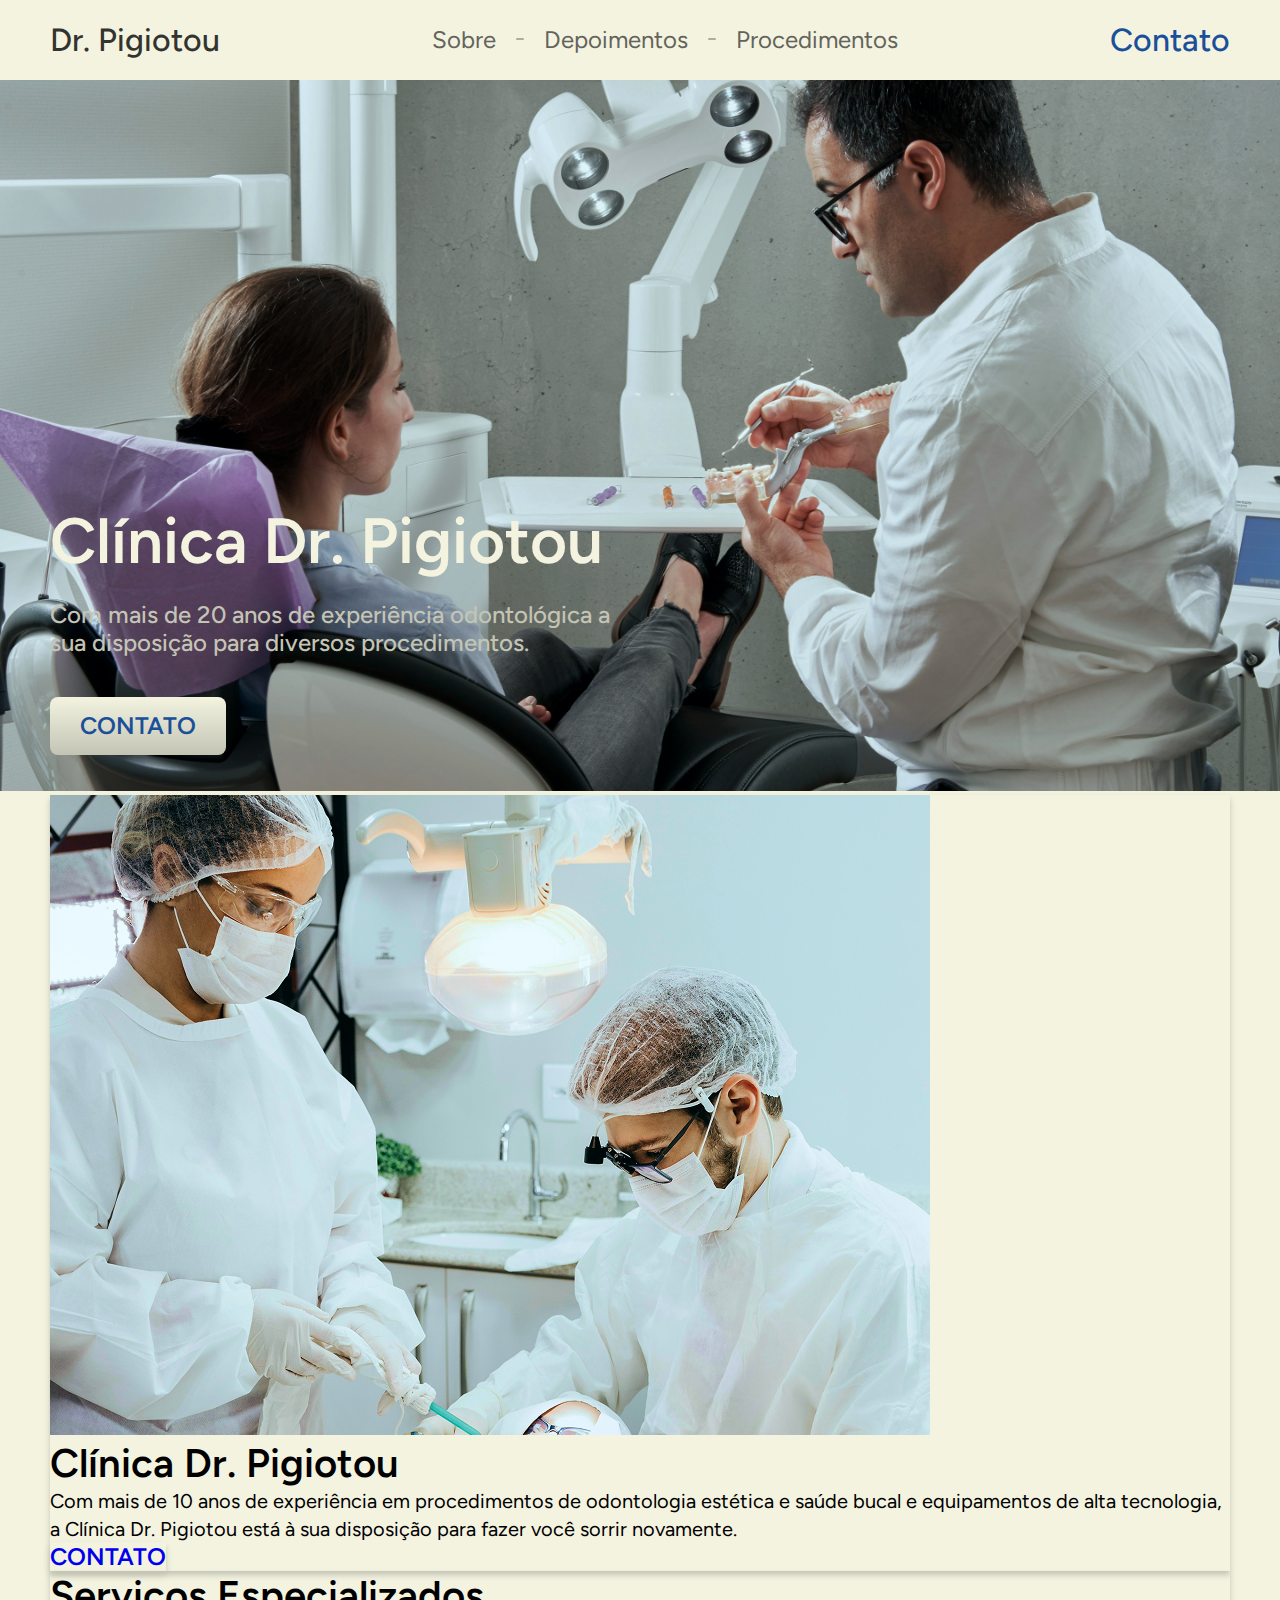
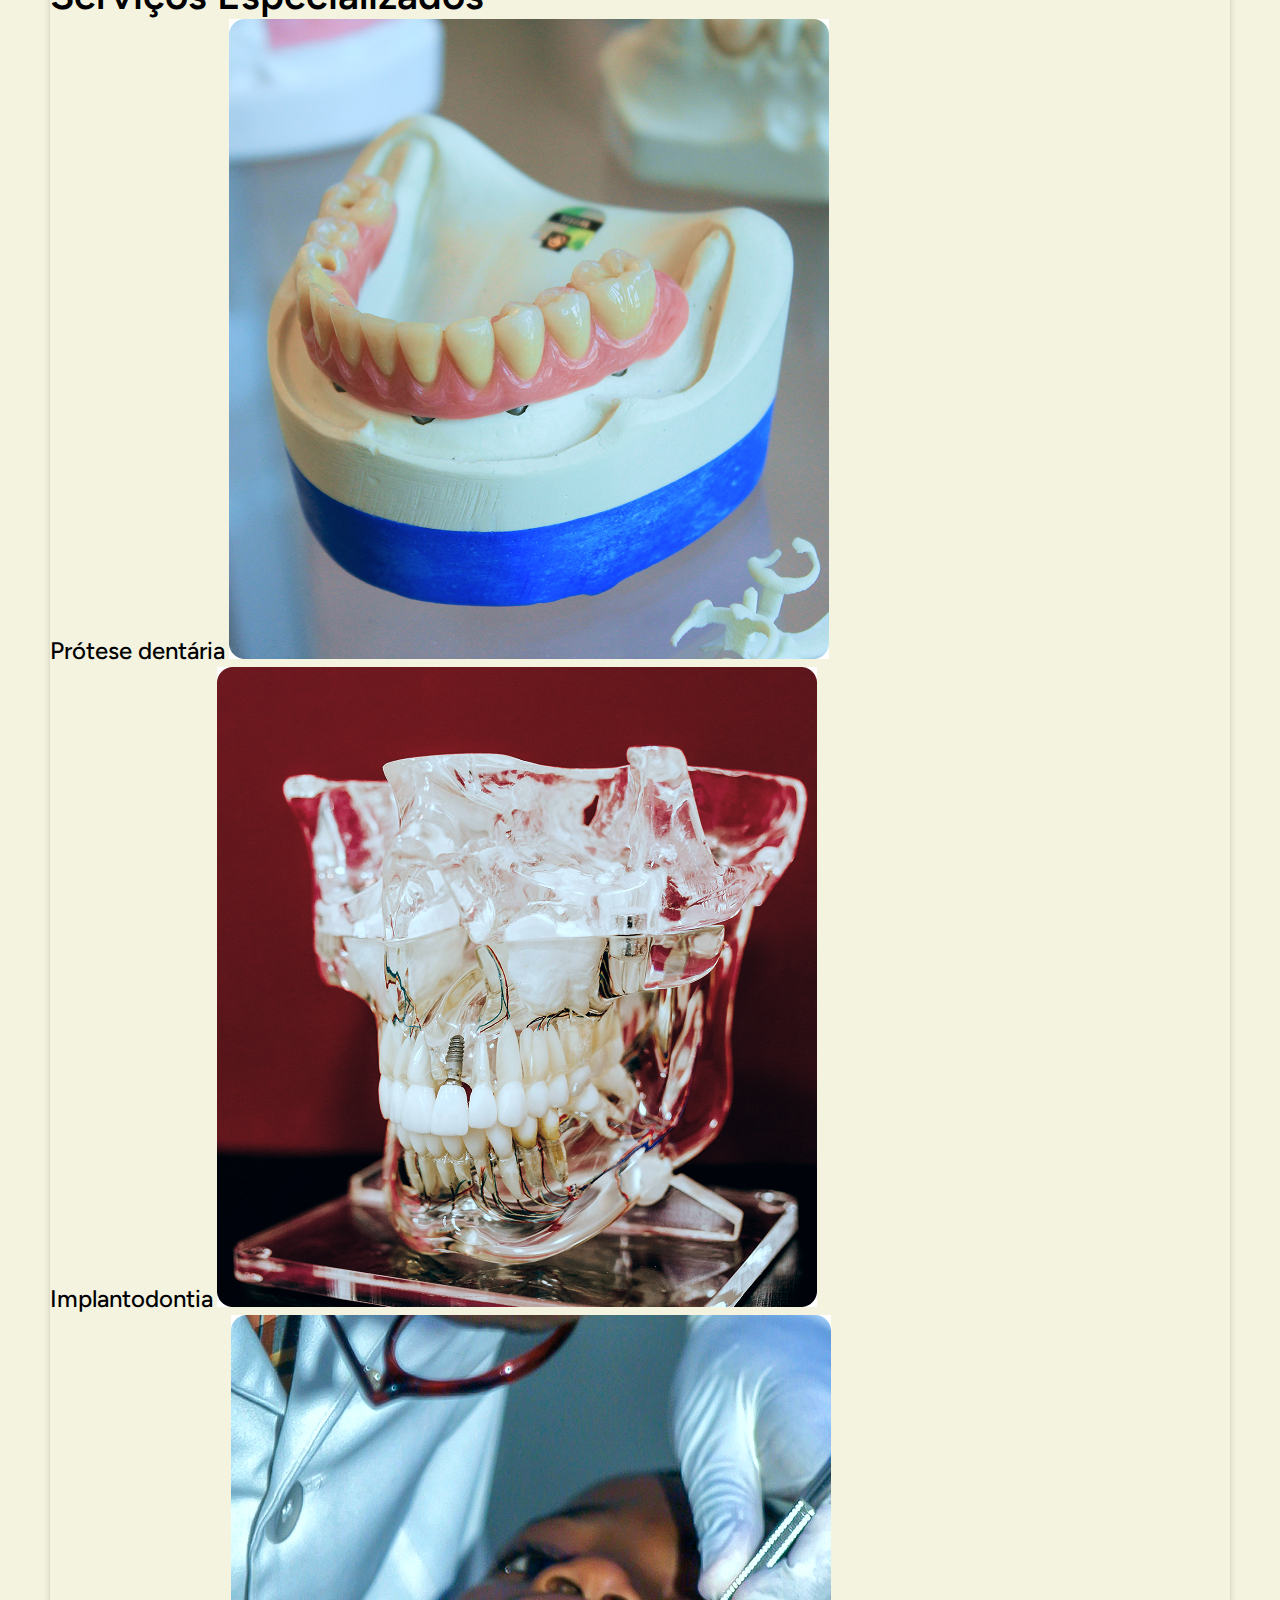
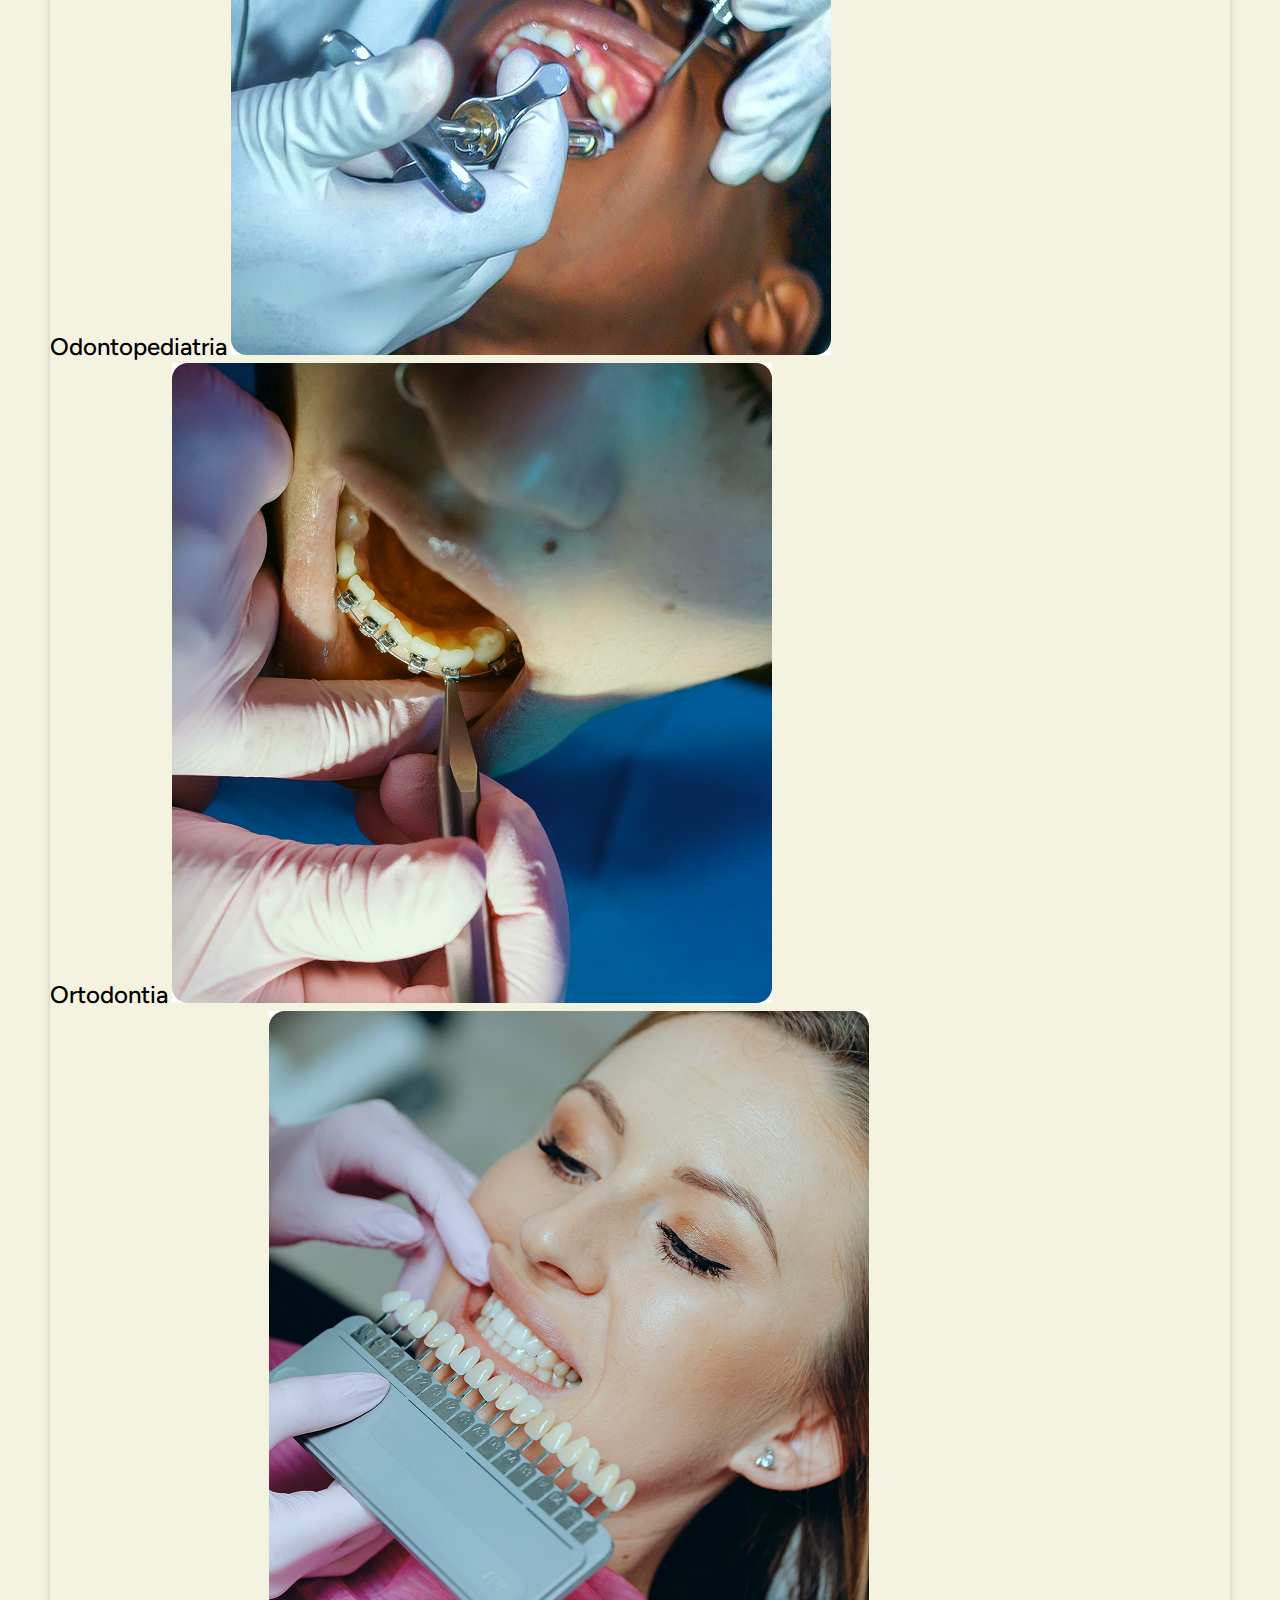
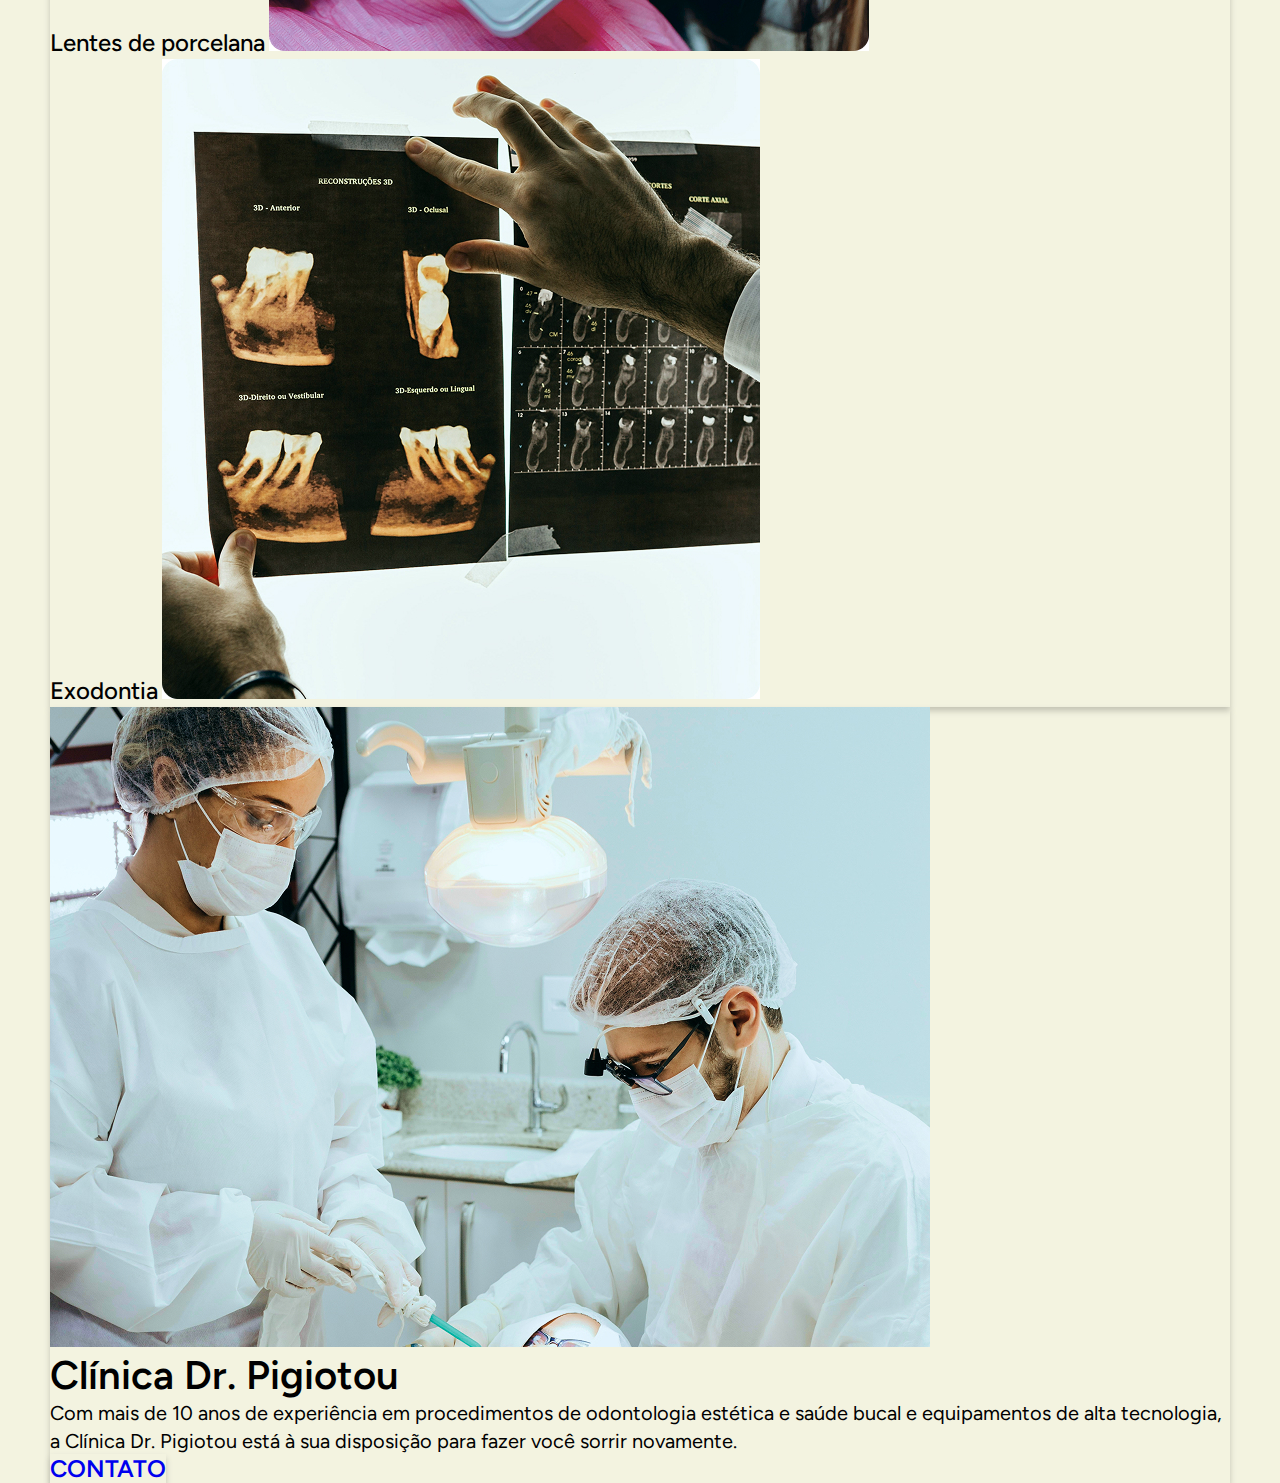
<file: index.html>
<!DOCTYPE html>
<html lang="pt-br">

<head>
  <meta charset="UTF-8">
  <meta name="viewport" content="width=device-width, initial-scale=1.0">
  <title>Dr. Pigiotou</title>
  <link rel="preconnect" href="https://fonts.googleapis.com">
  <link rel="preconnect" href="https://fonts.gstatic.com" crossorigin>
  <link href="https://fonts.googleapis.com/css2?family=Figtree:ital,wght@0,300..900;1,300..900&display=swap" rel="stylesheet">
  <link rel="stylesheet" href="./static/css/style.css">
</head>

<body class="body c1">
  <header class="header">
    <nav class="container header-nav">
      <a href="./index.html" class="font-L header-logo">Dr. Pigiotou</a>
      <ul class="header-menu">
        <li><a href="./sobre.html" class="font-M4">Sobre</a></li>
        <li><a href="./depoimentos.html" class="font-M4">Depoimentos</a></li>
        <li><a href="./procedimentos.html" class="font-M4">Procedimentos</a></li>
      </ul>
      <a href="./contato.html" class="font-L header-contato">Contato</a>
    </nav>
  </header>

  <section class="home-introducao">
    <img src="./static/img/img-intro-home.jpg" alt="">
    <div class="container">
      <div class="home-introducao-conteudo
      ">
        <h1 class="font-XXL">Clínica Dr. Pigiotou</h1>
        <p class="font-M3">Com mais de 20 anos de experiência odontológica a sua disposição para diversos procedimentos.</p>
        <a href="./contato.html" class="font-M2">Contato</a>

      </div>
    </div>
  </section>
  <section class="home-sobre container shadow1">
    <img src="./static/img/img-sobre-home.jpg" alt="">
    <div class="home-sobre-conteudo">
      <h2 class="font-XL">Clínica Dr. Pigiotou</h2>
      <p class="font-S1">Com mais de 10 anos de experiência em procedimentos de odontologia estética e saúde bucal e equipamentos de alta tecnologia, a Clínica Dr. Pigiotou está à sua disposição para fazer você sorrir novamente.</p>
      <a href="./contato.html" class="font-M2 shadow1">Contato</a>
    </div>
  </section>
  <section class="home-servicos container shadow1">
    <h2 class="font-XL">Serviços Especializados</h2>
    <div class="home-servicos-conteudo">
      <div class="home-servico-item">
        <span class="font-M1">Prótese dentária</span>
        <img src="./static/img/img-procedimento1.jpg" alt="Imagem de prótese dentária">
      </div>
      <div class="home-servico-item">
        <span class="font-M1">Implantodontia</span>
        <img src="./static/img/img-procedimento2.jpg" alt="Imagem de implantodontia">
      </div>
      <div class="home-servico-item">
        <span class="font-M1">Odontopediatria</span>
        <img src="./static/img/img-procedimento3.jpg" alt="Imagem de odontopediatria">
      </div>
      <div class="home-servico-item">
        <span class="font-M1">Ortodontia</span>
        <img src="./static/img/img-procedimento4.jpg" alt="Imagem de Ortodontia">
      </div>
      <div class="home-servico-item">
        <span class="font-M1">Lentes de porcelana</span>
        <img src="./static/img/img-procedimento5.jpg" alt="Imagem de Lentes de porcelana">
      </div>
      <div class="home-servico-item">
        <span class="font-M1">Exodontia</span>
        <img src="./static/img/img-procedimento6.jpg" alt="Imagem de Exodontia">

      </div>
    </div>
  </section>
  <section class="home-sobre container shadow1">
    <img src="./static/img/img-sobre-home.jpg" alt="">
    <div class="home-sobre-conteudo">
      <h2 class="font-XL">Clínica Dr. Pigiotou</h2>
      <p class="font-S1">Com mais de 10 anos de experiência em procedimentos de odontologia estética e saúde bucal e equipamentos de alta tecnologia, a Clínica Dr. Pigiotou está à sua disposição para fazer você sorrir novamente.</p>
      <a href="./contato.html" class="font-M2 shadow1">Contato</a>
    </div>
  </section>
</body>

</html>
</file>
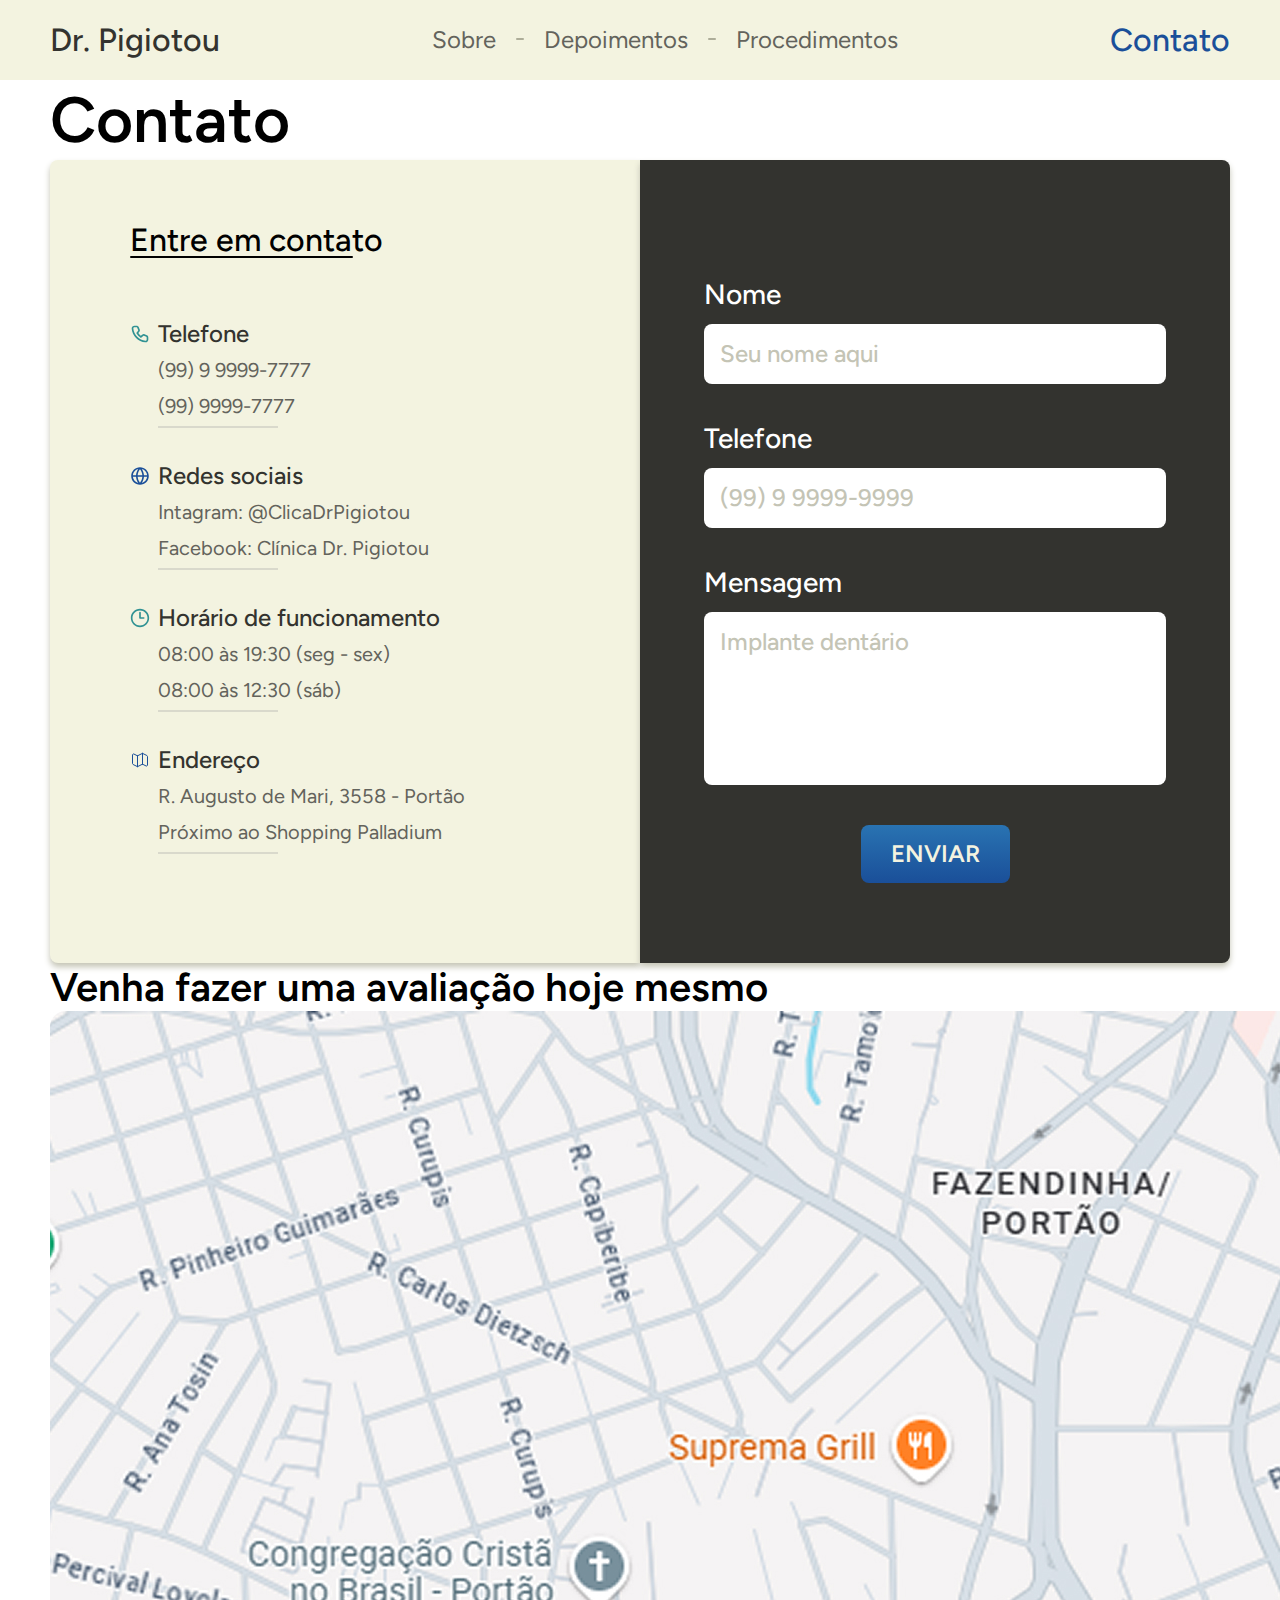
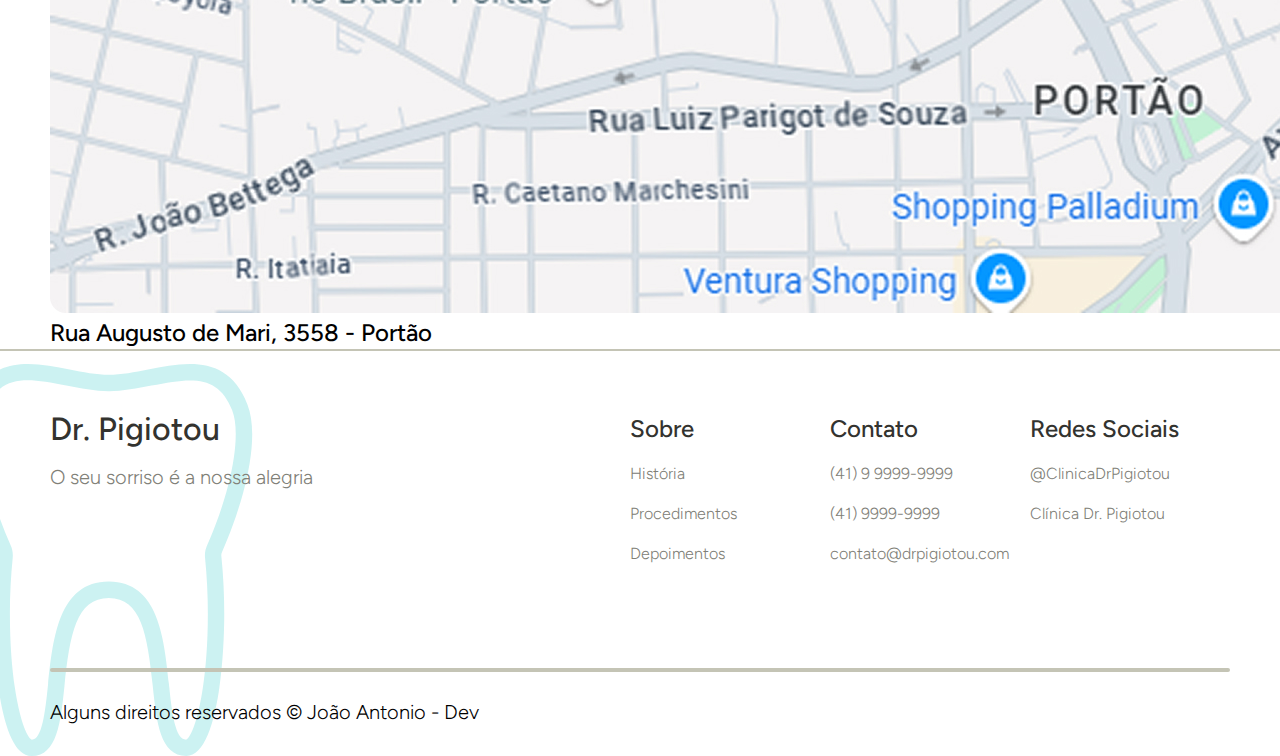
<file: pages/contato.html>
<!DOCTYPE html>
<html lang="pt-br">

<head>
  <meta charset="utf-8">
  <meta name="viewport" content="width=device-width, initial-scale=1.0">
  <link rel="stylesheet" href="../static/css/style.css">
  <link rel="preconnect" href="https://fonts.googleapis.com">
  <link rel="preconnect" href="https://fonts.gstatic.com" crossorigin>
  <link href="https://fonts.googleapis.com/css2?family=Figtree:ital,wght@0,300..900;1,300..900&display=swap" rel="stylesheet">
  <title>Dr. Pigiotou: Contato</title>
</head>

<body>
  <header class="header">
    <nav class="container header-nav">
      <a href="../index.html" class="font-L header-logo">Dr. Pigiotou</a>
      <ul class="header-menu">
        <li><a href="./sobre.html" class="font-M4">Sobre</a></li>
        <li><a href="./depoimentos.html" class="font-M4">Depoimentos</a></li>
        <li><a href="./procedimentos.html" class="font-M4">Procedimentos</a></li>
      </ul>
      <a href="./contato.html" class="font-L header-contato">Contato</a>
    </nav>
  </header>

  <main class="contato">
    <article class="container">
      <h1 class="font-XXL titulo-1">Contato</h1>
    </article>

    <div class="detalhe-container">
      <img src="../static/img/dente-detalhe.svg" alt="" class="detalhe-esquerda" id="contato01">
    </div>

    <section class="contato-contato container">
      <div class="form-contato">
        <div class="form-contato-text shadow1">
          <h2 class="font-L">Entre em contato</h2>
          <div class="form-contato-itens">
            <div class="form-contato-item one">
              <h3 class="font-M3">Telefone</h3>
              <span class="font-S1">(99) 9 9999-7777</span>
              <span class="font-S1">(99) 9999-7777</span>
            </div>
            <div class="form-contato-item two">
              <h3 class="font-M3">Redes sociais</h3>
              <span class="font-S1">Intagram: @ClicaDrPigiotou</span>
              <span class="font-S1">Facebook: Clínica Dr. Pigiotou</span>
            </div>
            <div class="form-contato-item three">
              <h3 class="font-M3">Horário de funcionamento</h3>
              <span class="font-S1">08:00 às 19:30 (seg - sex)</span>
              <span class="font-S1">08:00 às 12:30 (sáb)</span>
            </div>
            <div class="form-contato-item four">
              <h3 class="font-M3">Endereço</h3>
              <span class="font-S1">R. Augusto de Mari, 3558 - Portão</span>
              <span class="font-S1">Próximo ao Shopping Palladium</span>
            </div>
          </div>
        </div>
        <form class="form-contato-form shadow1">
          <label for="nome" class="font-XM">Nome</label>
          <input type="text" id="nome" name="nome" placeholder="Seu nome aqui" class="font-M3" autocomplete="off">
          <label for="telefone" class="font-XM">Telefone</label>
          <input type="number" id="telefone" name="telefone" placeholder="(99) 9 9999-9999" class="font-M3">
          <label for="mensagem" class="font-XM">Mensagem</label>
          <textarea name="mensagem" id="mensagem" rows="5" placeholder="Implante dentário" class="font-M3"></textarea>
          <button class="btn font-M2" data-btn="5">Enviar</button>
        </form>
      </div>
      <div class="home-contato-informações">
        <h2 class="font-XL">Venha fazer uma avaliação hoje mesmo</h2>
        <img src="../static/img/contato-mapa.jpg" alt="Mapa indicando o endereço">
        <span class="font-M1">Rua Augusto de Mari, 3558 - Portão </span>
      </div>
    </section>

  </main>

  <footer class="footer">
    <div class="footer-conteudo container">
      <img src="../static/img/dente-detalhe.svg" alt="" class="detalhe-esquerda footer01">
      <div>
        <h2 class="font-L">Dr. Pigiotou</h2>
        <p class="font-S2">O seu sorriso é a nossa alegria</p>
      </div>
      <ul class="font-XS footer-listas">

        <ul class="footer-sobre">
          <li class="font-M1">Sobre</li>
          <li><a href="./sobre.html">História</a></li>
          <li><a href="./procedimentos.html">Procedimentos</a></li>
          <li><a href="./depoimentos.html">Depoimentos</a></li>
        </ul>

        <ul class=" footer-contato">
          <li class="font-M1">Contato</li>
          <li><a href="./contato.html">(41) 9 9999-9999</a></li>
          <li><a href="./contato.html">(41) 9999-9999</a></li>
          <li><a href="./contato.html">contato@drpigiotou.com</a></li>
        </ul>

        <ul class=" footer-redes-sociais">
          <li class="font-M1">Redes Sociais</li>
          <li><a href="" id="instagram">@ClinicaDrPigiotou</a></li>
          <li><a href="" id="facebook">Clínica Dr. Pigiotou</a></li>
        </ul>

      </ul>
      <span class="font-S2">Alguns direitos reservados © João Antonio - Dev</span>
    </div>
  </footer>

</body>

</html>
</file>
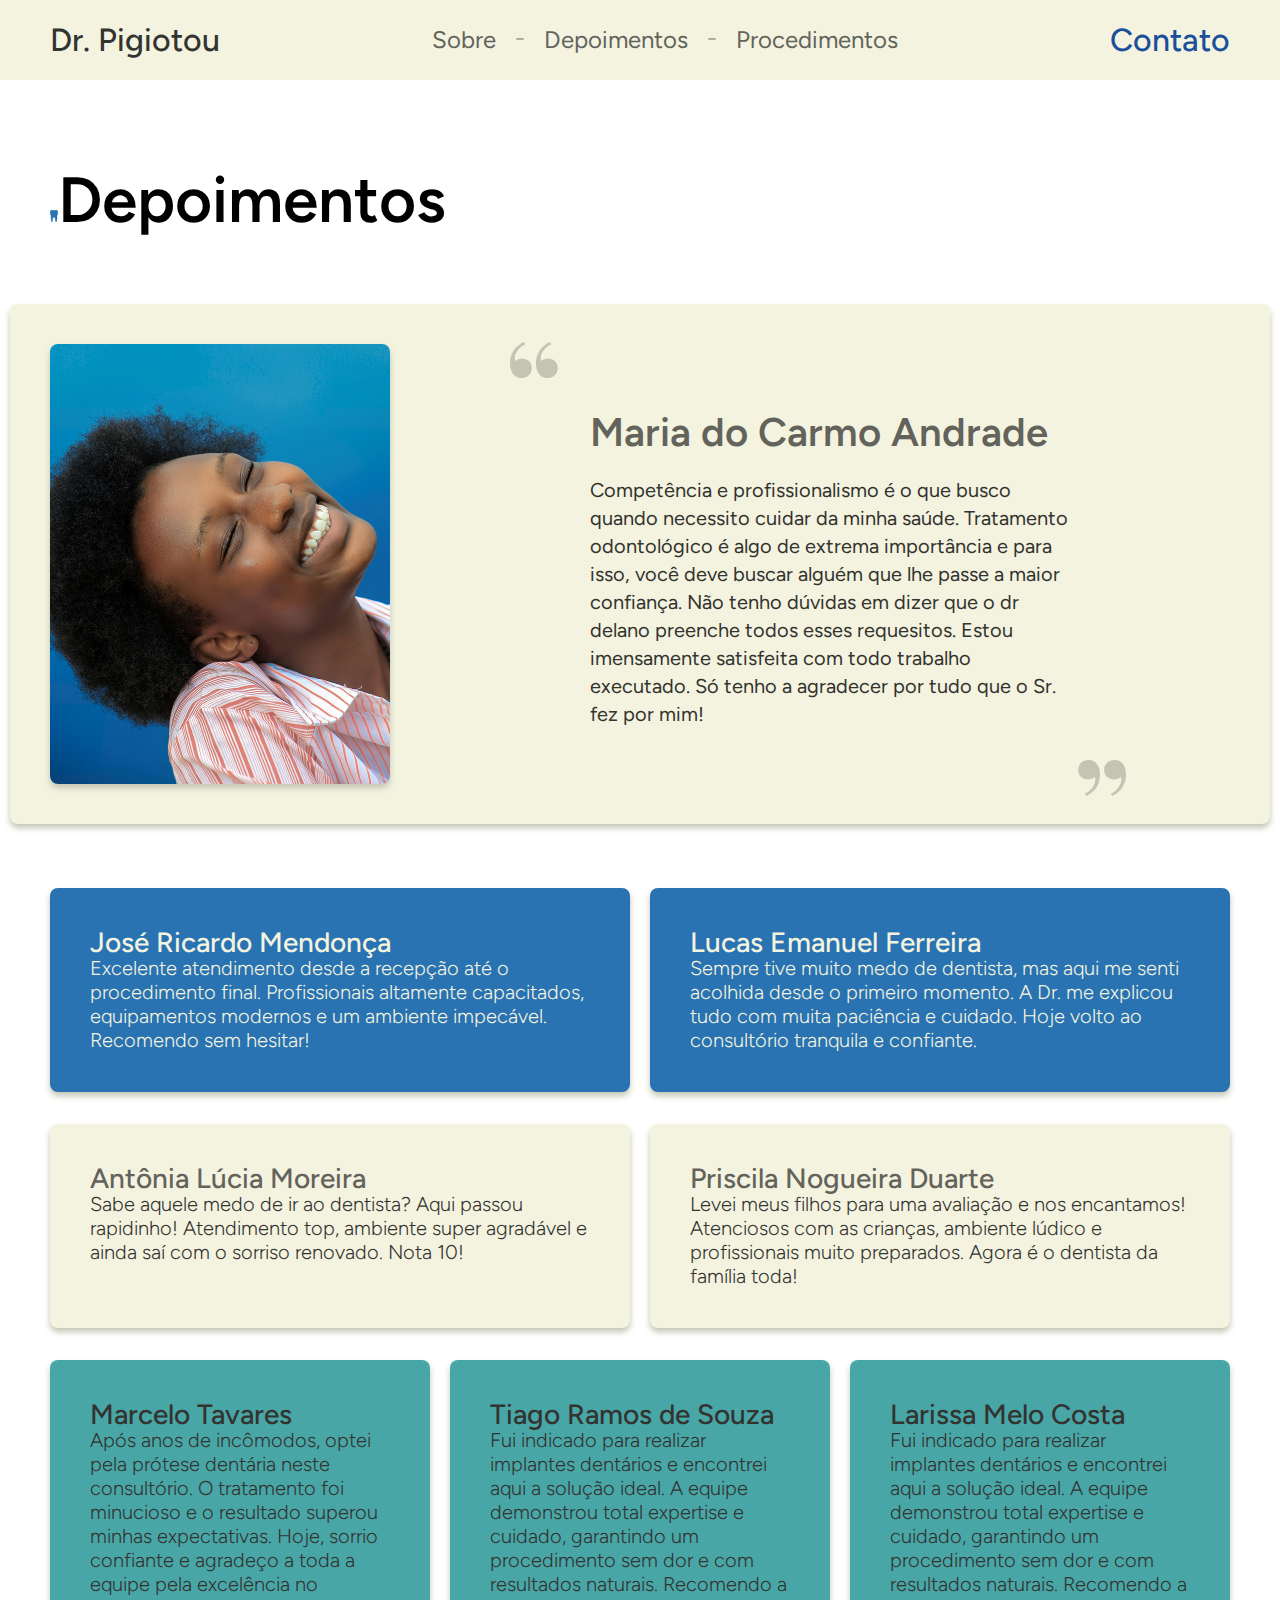
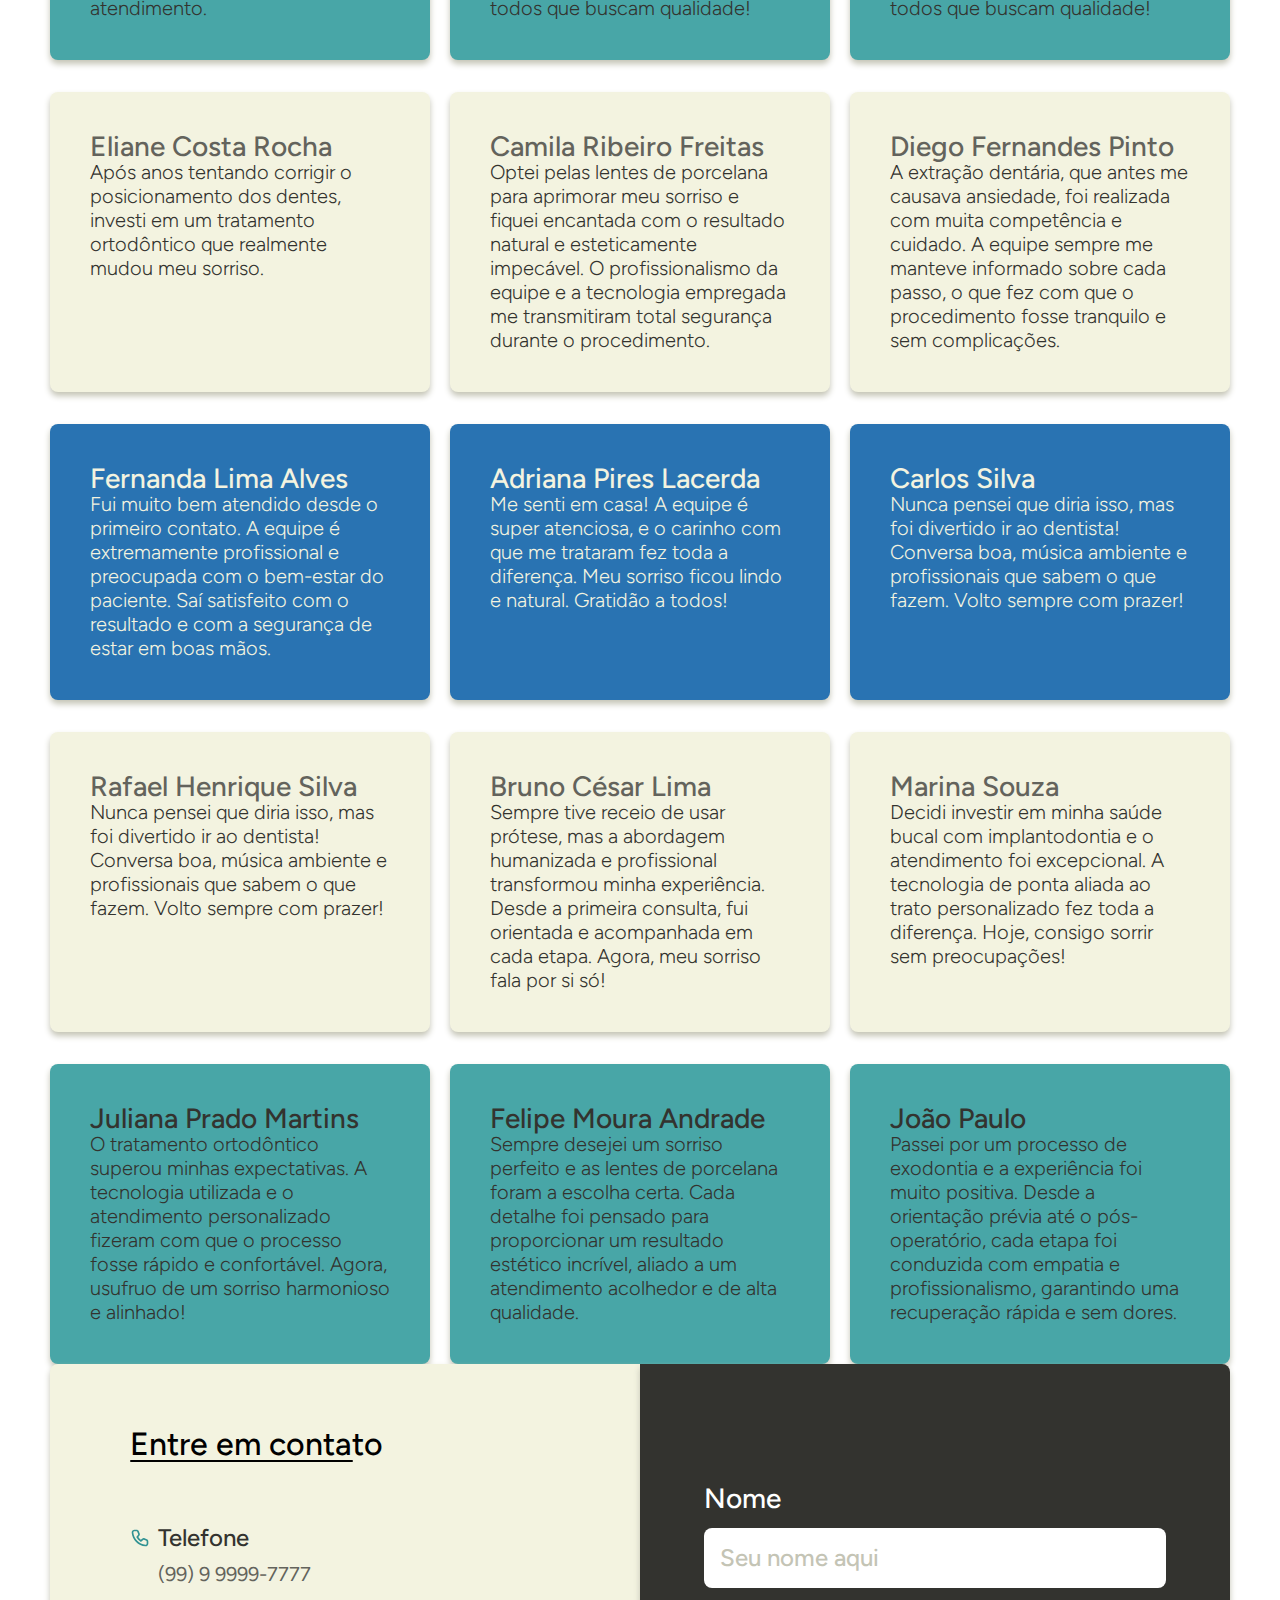
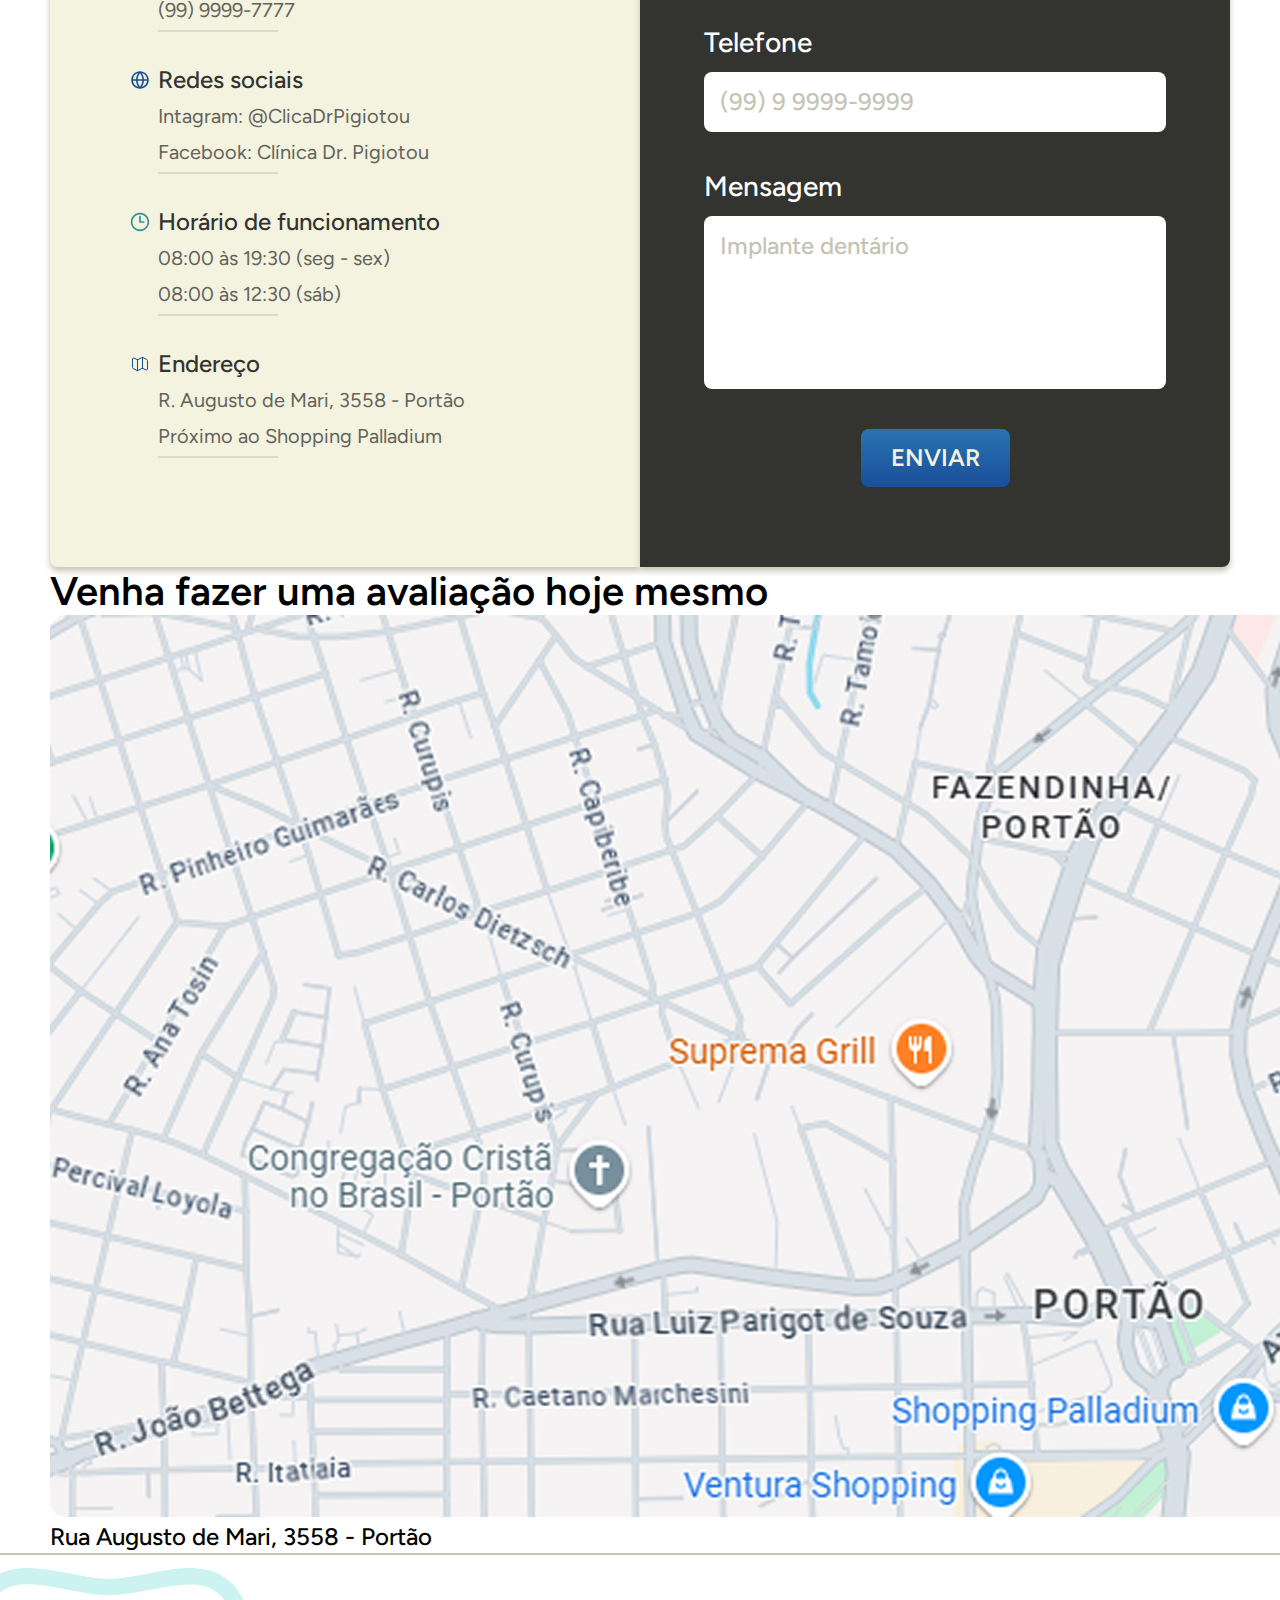
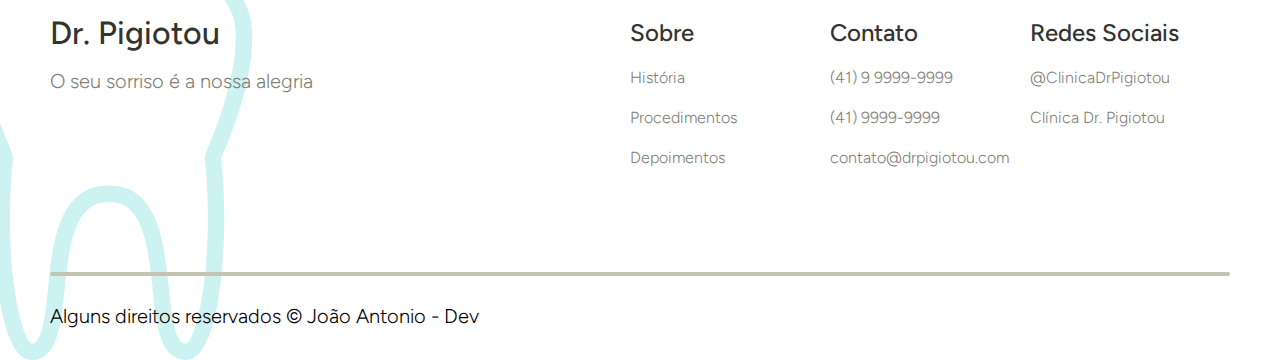
<file: pages/depoimentos.html>
<!DOCTYPE html>
<html lang="pt-br">


<head>
  <meta charset="utf-8">
  <meta name="viewport" content="width=device-width, initial-scale=1.0">
  <link rel="stylesheet" href="../static/css/style.css">
  <link rel="preconnect" href="https://fonts.googleapis.com">
  <link rel="preconnect" href="https://fonts.gstatic.com" crossorigin>
  <link href="https://fonts.googleapis.com/css2?family=Figtree:ital,wght@0,300..900;1,300..900&display=swap" rel="stylesheet">
  <title>Dr. Pigiotou: Sobre</title>
</head>

<body>
  <header class="header">
    <nav class="container header-nav">
      <a href="../index.html" class="font-L header-logo">Dr. Pigiotou</a>
      <ul class="header-menu">
        <li><a href="./sobre.html" class="font-M4">Sobre</a></li>
        <li><a href="./depoimentos.html" class="font-M4">Depoimentos</a></li>
        <li><a href="./procedimentos.html" class="font-M4">Procedimentos</a></li>
      </ul>
      <a href="./contato.html" class="font-L header-contato">Contato</a>
    </nav>
  </header>

  <main class="depoimentos">
    <article class="container">
      <h1 class="font-XXL titulo-1">Depoimentos</h1>
    </article>

    <section class="depoimentos-intro container shadow1">
      <div class="depoimentos-intro-conteudo">
        <img src="../static/img/img-intro-depoimento.jpg" alt="Foto de uma pessoa sorrindo" class="shadow1">
        <div class="depoimentos-intro-texto">
          <h2 class="font-XL">Maria do Carmo Andrade</h2>
          <p class="font-S1">Competência e profissionalismo é o que busco quando necessito cuidar da minha saúde. Tratamento odontológico é algo de extrema importância e para isso, você deve buscar alguém que lhe passe a maior confiança. Não tenho dúvidas em dizer que o dr delano preenche todos esses requesitos. Estou imensamente satisfeita com todo trabalho executado. Só tenho a agradecer por tudo que o Sr. fez por mim!</p>
        </div>
      </div>
    </section>

    <div class="detalhe-container">
      <img src="../static/img/dente-detalhe.svg" alt="" class="detalhe-esquerda" id="depoimento01">
    </div>

    <section class="depoimentos-cols container">
      <section class="depoimentos-dois-cols">
        <article class="depoimento-cols-item shadow1 row1">
          <h2 class="font-XM">José Ricardo Mendonça</h2>
          <p class="font-S2">Excelente atendimento desde a recepção até o procedimento final. Profissionais altamente capacitados, equipamentos modernos e um ambiente impecável. Recomendo sem hesitar!</p>
        </article>
        <article class="depoimento-cols-item shadow1 row1">
          <h2 class="font-XM">Lucas Emanuel Ferreira</h2>
          <p class="font-S2">Sempre tive muito medo de dentista, mas aqui me senti acolhida desde o primeiro momento. A Dr. me explicou tudo com muita paciência e cuidado. Hoje volto ao consultório tranquila e confiante.</p>
        </article>
        <article class="depoimento-cols-item shadow1">
          <h2 class="font-XM">Antônia Lúcia Moreira</h2>
          <p class="font-S2">Sabe aquele medo de ir ao dentista? Aqui passou rapidinho! Atendimento top, ambiente super agradável e ainda saí com o sorriso renovado. Nota 10!</p>
        </article>
        <article class="depoimento-cols-item shadow1">
          <h2 class="font-XM">Priscila Nogueira Duarte</h2>
          <p class="font-S2">Levei meus filhos para uma avaliação e nos encantamos! Atenciosos com as crianças, ambiente lúdico e profissionais muito preparados. Agora é o dentista da família toda!</p>
        </article>
      </section>
      <section class="depoimentos-tres-cols">
        <article class="depoimento-cols-item shadow1 row2">
          <h2 class="font-XM">Marcelo Tavares</h2>
          <p class="font-S2">Após anos de incômodos, optei pela prótese dentária neste consultório. O tratamento foi minucioso e o resultado superou minhas expectativas. Hoje, sorrio confiante e agradeço a toda a equipe pela excelência no atendimento.</p>
        </article>
        <article class="depoimento-cols-item shadow1 row2">
          <h2 class="font-XM">Tiago Ramos de Souza</h2>
          <p class="font-S2">Fui indicado para realizar implantes dentários e encontrei aqui a solução ideal. A equipe demonstrou total expertise e cuidado, garantindo um procedimento sem dor e com resultados naturais. Recomendo a todos que buscam qualidade!</p>
        </article>
        <article class="depoimento-cols-item shadow1 row2">
          <h2 class="font-XM">Larissa Melo Costa</h2>
          <p class="font-S2">Fui indicado para realizar implantes dentários e encontrei aqui a solução ideal. A equipe demonstrou total expertise e cuidado, garantindo um procedimento sem dor e com resultados naturais. Recomendo a todos que buscam qualidade!</p>
        </article>
        <article class="depoimento-cols-item shadow1 ">
          <h2 class="font-XM">Eliane Costa Rocha</h2>
          <p class="font-S2">Após anos tentando corrigir o posicionamento dos dentes, investi em um tratamento ortodôntico que realmente mudou meu sorriso. </p>
        </article>
        <article class="depoimento-cols-item shadow1 ">
          <h2 class="font-XM">Camila Ribeiro Freitas</h2>
          <p class="font-S2">Optei pelas lentes de porcelana para aprimorar meu sorriso e fiquei encantada com o resultado natural e esteticamente impecável. O profissionalismo da equipe e a tecnologia empregada me transmitiram total segurança durante o procedimento. </p>
        </article>
        <article class="depoimento-cols-item shadow1 ">
          <h2 class="font-XM">Diego Fernandes Pinto</h2>
          <p class="font-S2">A extração dentária, que antes me causava ansiedade, foi realizada com muita competência e cuidado. A equipe sempre me manteve informado sobre cada passo, o que fez com que o procedimento fosse tranquilo e sem complicações. </p>
        </article>
        <article class="depoimento-cols-item shadow1 row1">
          <h2 class="font-XM">Fernanda Lima Alves</h2>
          <p class="font-S2">Fui muito bem atendido desde o primeiro contato. A equipe é extremamente profissional e preocupada com o bem-estar do paciente. Saí satisfeito com o resultado e com a segurança de estar em boas mãos. </p>
        </article>
        <article class="depoimento-cols-item shadow1 row1">
          <h2 class="font-XM">Adriana Pires Lacerda</h2>
          <p class="font-S2">Me senti em casa! A equipe é super atenciosa, e o carinho com que me trataram fez toda a diferença. Meu sorriso ficou lindo e natural. Gratidão a todos!</p>
        </article>
        <article class="depoimento-cols-item shadow1 row1">
          <h2 class="font-XM">Carlos Silva</h2>
          <p class="font-S2">Nunca pensei que diria isso, mas foi divertido ir ao dentista! Conversa boa, música ambiente e profissionais que sabem o que fazem. Volto sempre com prazer!</p>
        </article>
        <article class="depoimento-cols-item shadow1 ">
          <h2 class="font-XM">Rafael Henrique Silva</h2>
          <p class="font-S2">Nunca pensei que diria isso, mas foi divertido ir ao dentista! Conversa boa, música ambiente e profissionais que sabem o que fazem. Volto sempre com prazer!</p>
        </article>
        <article class="depoimento-cols-item shadow1 ">
          <h2 class="font-XM">Bruno César Lima</h2>
          <p class="font-S2">Sempre tive receio de usar prótese, mas a abordagem humanizada e profissional transformou minha experiência. Desde a primeira consulta, fui orientada e acompanhada em cada etapa. Agora, meu sorriso fala por si só!</p>
        </article>
        <article class="depoimento-cols-item shadow1 ">
          <h2 class="font-XM">Marina Souza</h2>
          <p class="font-S2">Decidi investir em minha saúde bucal com implantodontia e o atendimento foi excepcional. A tecnologia de ponta aliada ao trato personalizado fez toda a diferença. Hoje, consigo sorrir sem preocupações!</p>
        </article>
        <article class="depoimento-cols-item shadow1 row2">
          <h2 class="font-XM">Juliana Prado Martins</h2>
          <p class="font-S2">O tratamento ortodôntico superou minhas expectativas. A tecnologia utilizada e o atendimento personalizado fizeram com que o processo fosse rápido e confortável. Agora, usufruo de um sorriso harmonioso e alinhado!</p>
        </article>
        <article class="depoimento-cols-item shadow1 row2">
          <h2 class="font-XM">Felipe Moura Andrade</h2>
          <p class="font-S2">Sempre desejei um sorriso perfeito e as lentes de porcelana foram a escolha certa. Cada detalhe foi pensado para proporcionar um resultado estético incrível, aliado a um atendimento acolhedor e de alta qualidade.</p>
        </article>
        <article class="depoimento-cols-item shadow1 row2">
          <h2 class="font-XM">João Paulo</h2>
          <p class="font-S2">Passei por um processo de exodontia e a experiência foi muito positiva. Desde a orientação prévia até o pós-operatório, cada etapa foi conduzida com empatia e profissionalismo, garantindo uma recuperação rápida e sem dores.</p>
        </article>
      </section>
    </section>

    <div class="detalhe-container">
      <img src="../static/img/dente-detalhe.svg" alt="" class="detalhe-direita" id="depoimento02">
    </div>

    <section class="depoimentos-contato container">
      <div class="form-contato">
        <div class="form-contato-text shadow1">
          <h2 class="font-L">Entre em contato</h2>
          <div class="form-contato-itens">
            <div class="form-contato-item one">
              <h3 class="font-M3">Telefone</h3>
              <span class="font-S1">(99) 9 9999-7777</span>
              <span class="font-S1">(99) 9999-7777</span>
            </div>
            <div class="form-contato-item two">
              <h3 class="font-M3">Redes sociais</h3>
              <span class="font-S1">Intagram: @ClicaDrPigiotou</span>
              <span class="font-S1">Facebook: Clínica Dr. Pigiotou</span>
            </div>
            <div class="form-contato-item three">
              <h3 class="font-M3">Horário de funcionamento</h3>
              <span class="font-S1">08:00 às 19:30 (seg - sex)</span>
              <span class="font-S1">08:00 às 12:30 (sáb)</span>
            </div>
            <div class="form-contato-item four">
              <h3 class="font-M3">Endereço</h3>
              <span class="font-S1">R. Augusto de Mari, 3558 - Portão</span>
              <span class="font-S1">Próximo ao Shopping Palladium</span>
            </div>
          </div>
        </div>
        <form class="form-contato-form shadow1">
          <label for="nome" class="font-XM">Nome</label>
          <input type="text" id="nome" name="nome" placeholder="Seu nome aqui" class="font-M3" autocomplete="off">
          <label for="telefone" class="font-XM">Telefone</label>
          <input type="number" id="telefone" name="telefone" placeholder="(99) 9 9999-9999" class="font-M3">
          <label for="mensagem" class="font-XM">Mensagem</label>
          <textarea name="mensagem" id="mensagem" rows="5" placeholder="Implante dentário" class="font-M3"></textarea>
          <button class="btn font-M2" data-btn="5">Enviar</button>
        </form>
      </div>
      <div class="home-contato-informações">
        <h2 class="font-XL">Venha fazer uma avaliação hoje mesmo</h2>
        <img src="../static/img/contato-mapa.jpg" alt="Mapa indicando o endereço">
        <span class="font-M1">Rua Augusto de Mari, 3558 - Portão </span>
      </div>
    </section>


  </main>

  <footer class="footer">
    <div class="footer-conteudo container">
      <img src="../static/img/dente-detalhe.svg" alt="" class="detalhe-esquerda footer01">
      <div>
        <h2 class="font-L">Dr. Pigiotou</h2>
        <p class="font-S2">O seu sorriso é a nossa alegria</p>
      </div>
      <ul class="font-XS footer-listas">

        <ul class="footer-sobre">
          <li class="font-M1">Sobre</li>
          <li><a href="./sobre.html">História</a></li>
          <li><a href="./procedimentos.html">Procedimentos</a></li>
          <li><a href="./depoimentos.html">Depoimentos</a></li>
        </ul>

        <ul class=" footer-contato">
          <li class="font-M1">Contato</li>
          <li><a href="./contato.html">(41) 9 9999-9999</a></li>
          <li><a href="./contato.html">(41) 9999-9999</a></li>
          <li><a href="./contato.html">contato@drpigiotou.com</a></li>
        </ul>

        <ul class=" footer-redes-sociais">
          <li class="font-M1">Redes Sociais</li>
          <li><a href="" id="instagram">@ClinicaDrPigiotou</a></li>
          <li><a href="" id="facebook">Clínica Dr. Pigiotou</a></li>
        </ul>

      </ul>
      <span class="font-S2">Alguns direitos reservados © João Antonio - Dev</span>
    </div>
  </footer>
</body>

</html>
</file>
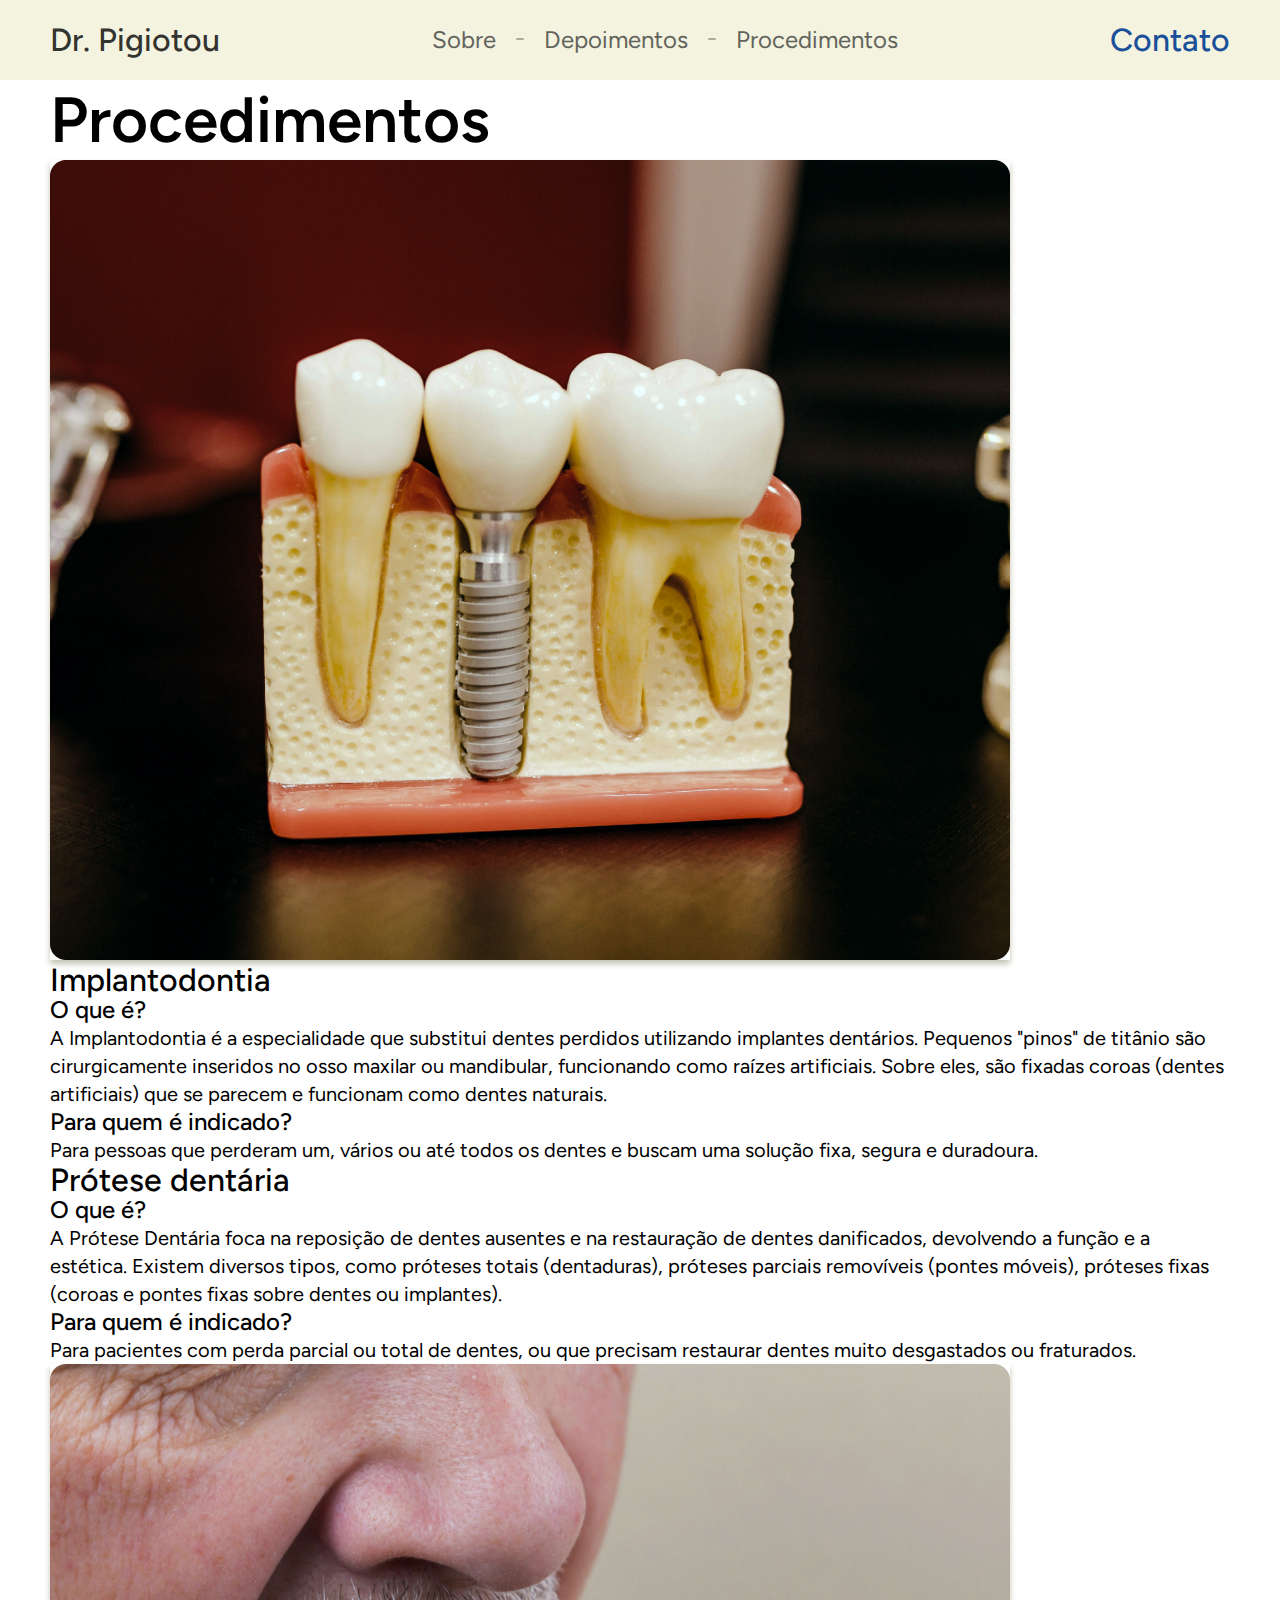
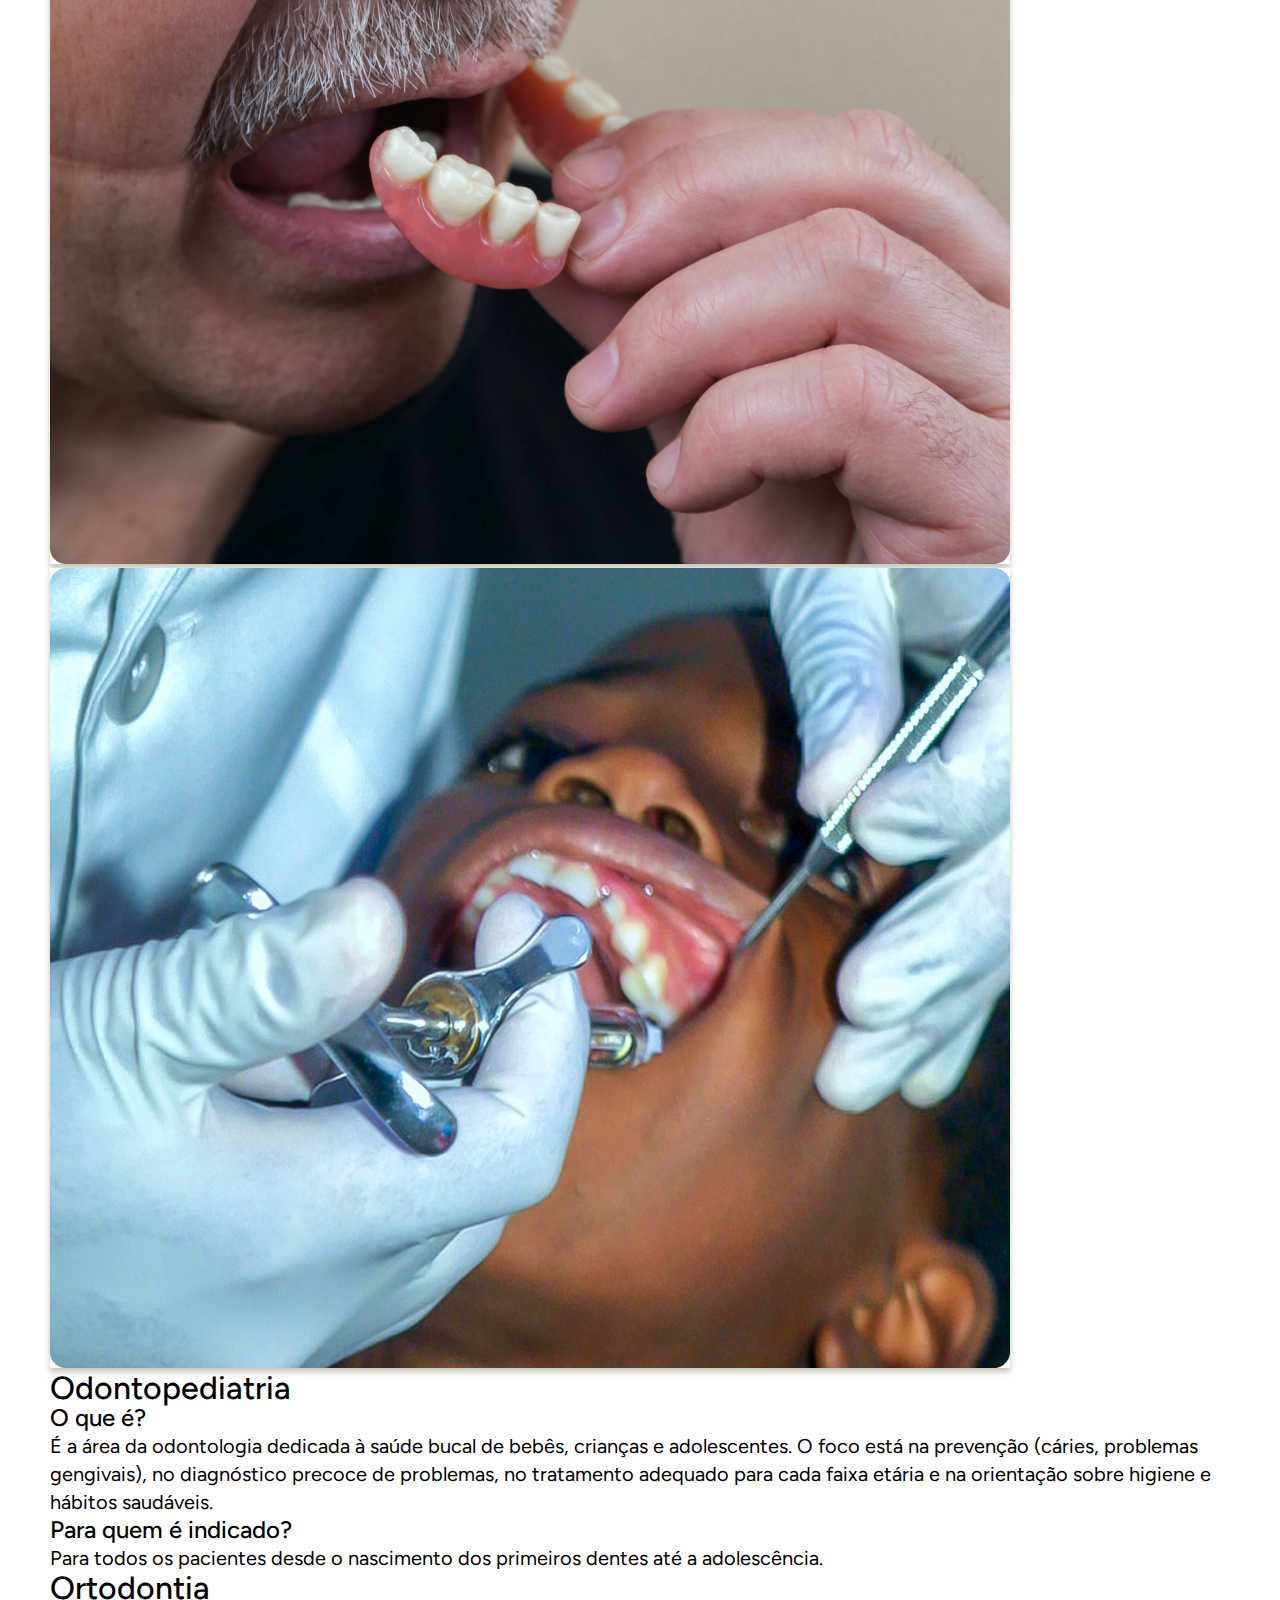
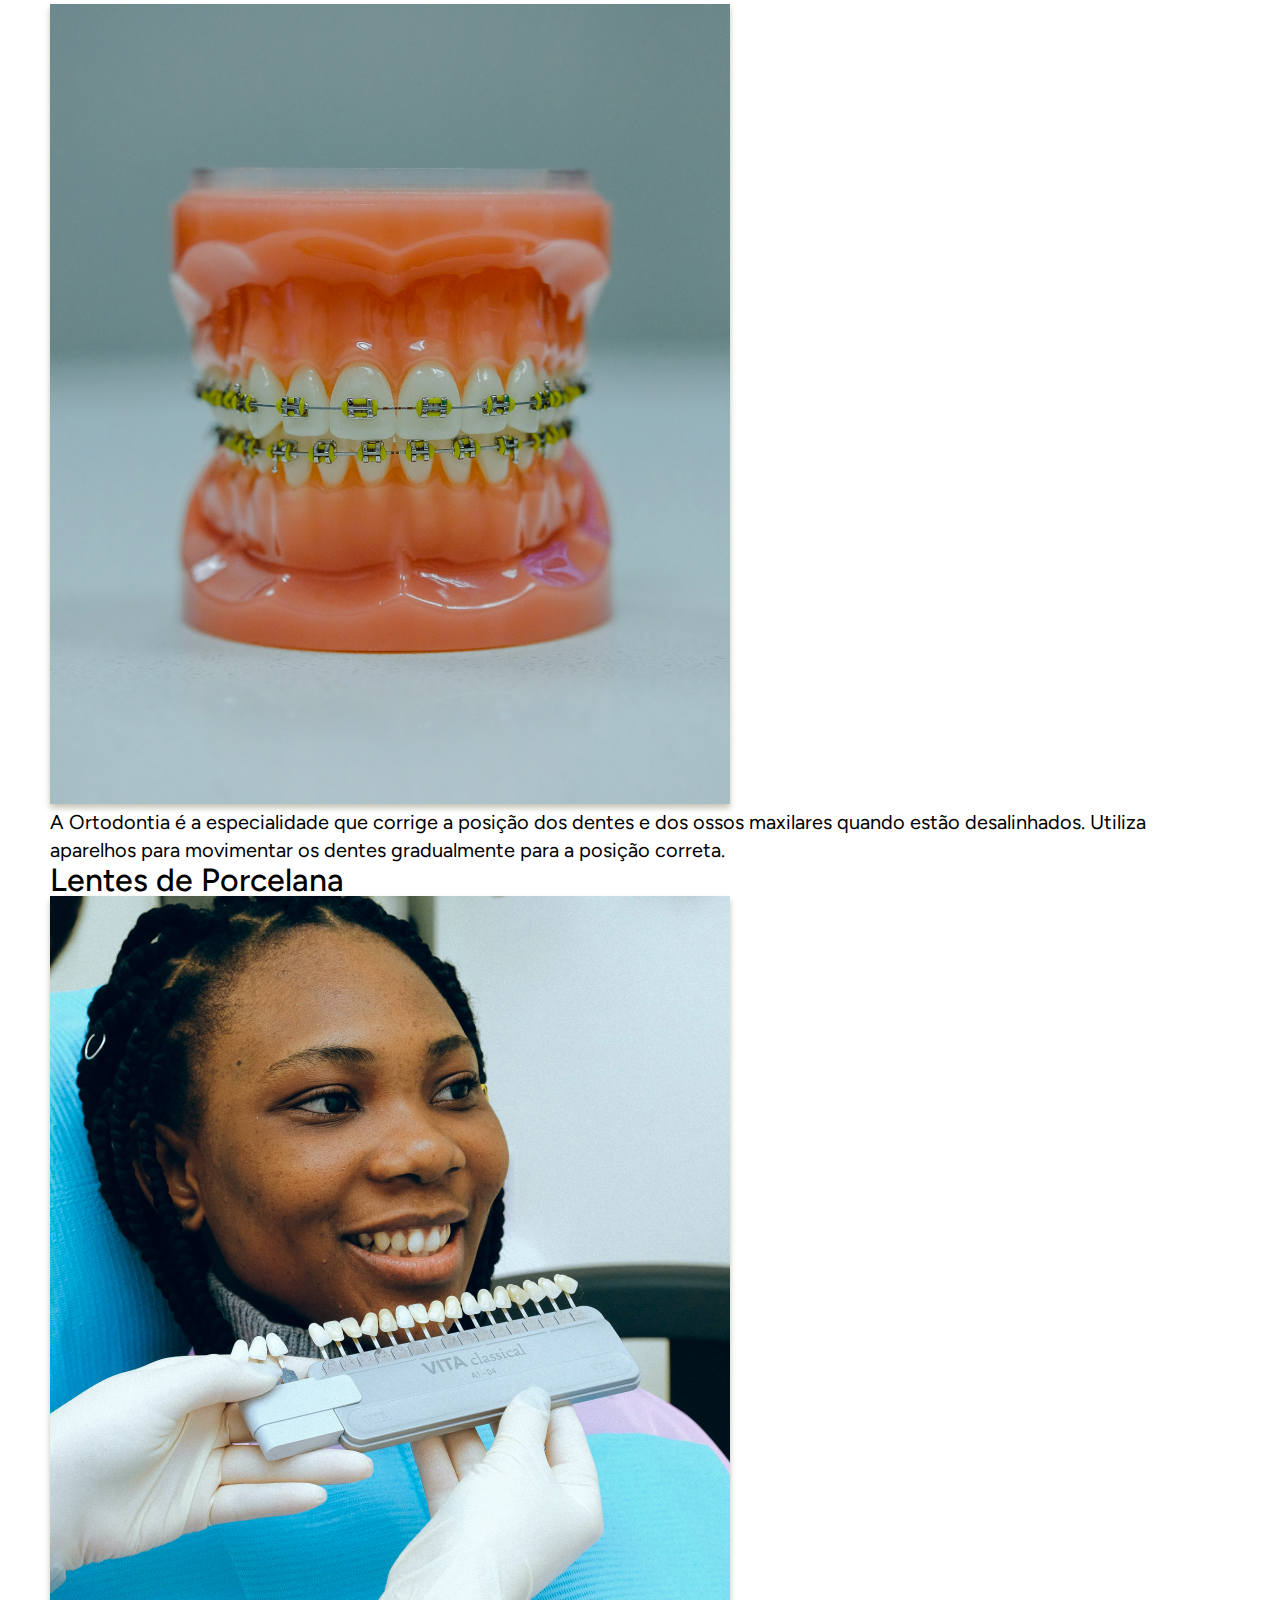
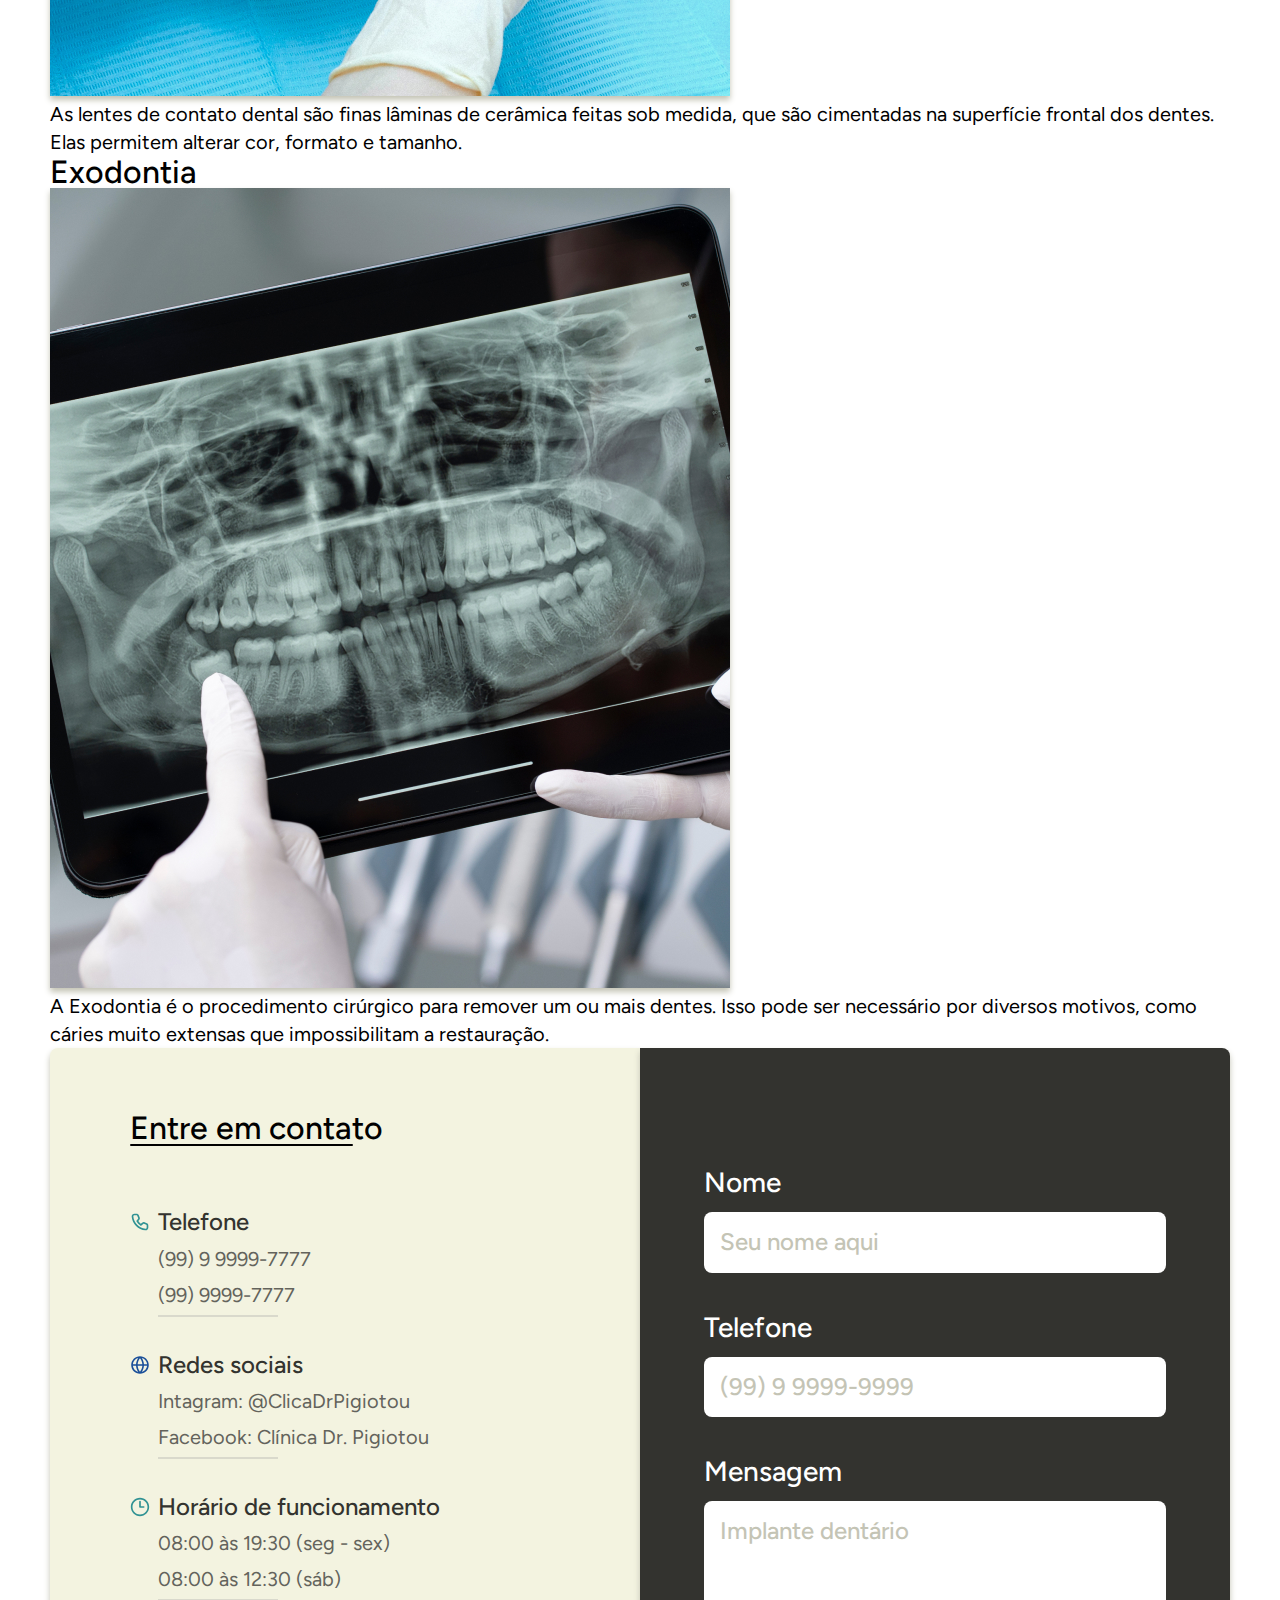
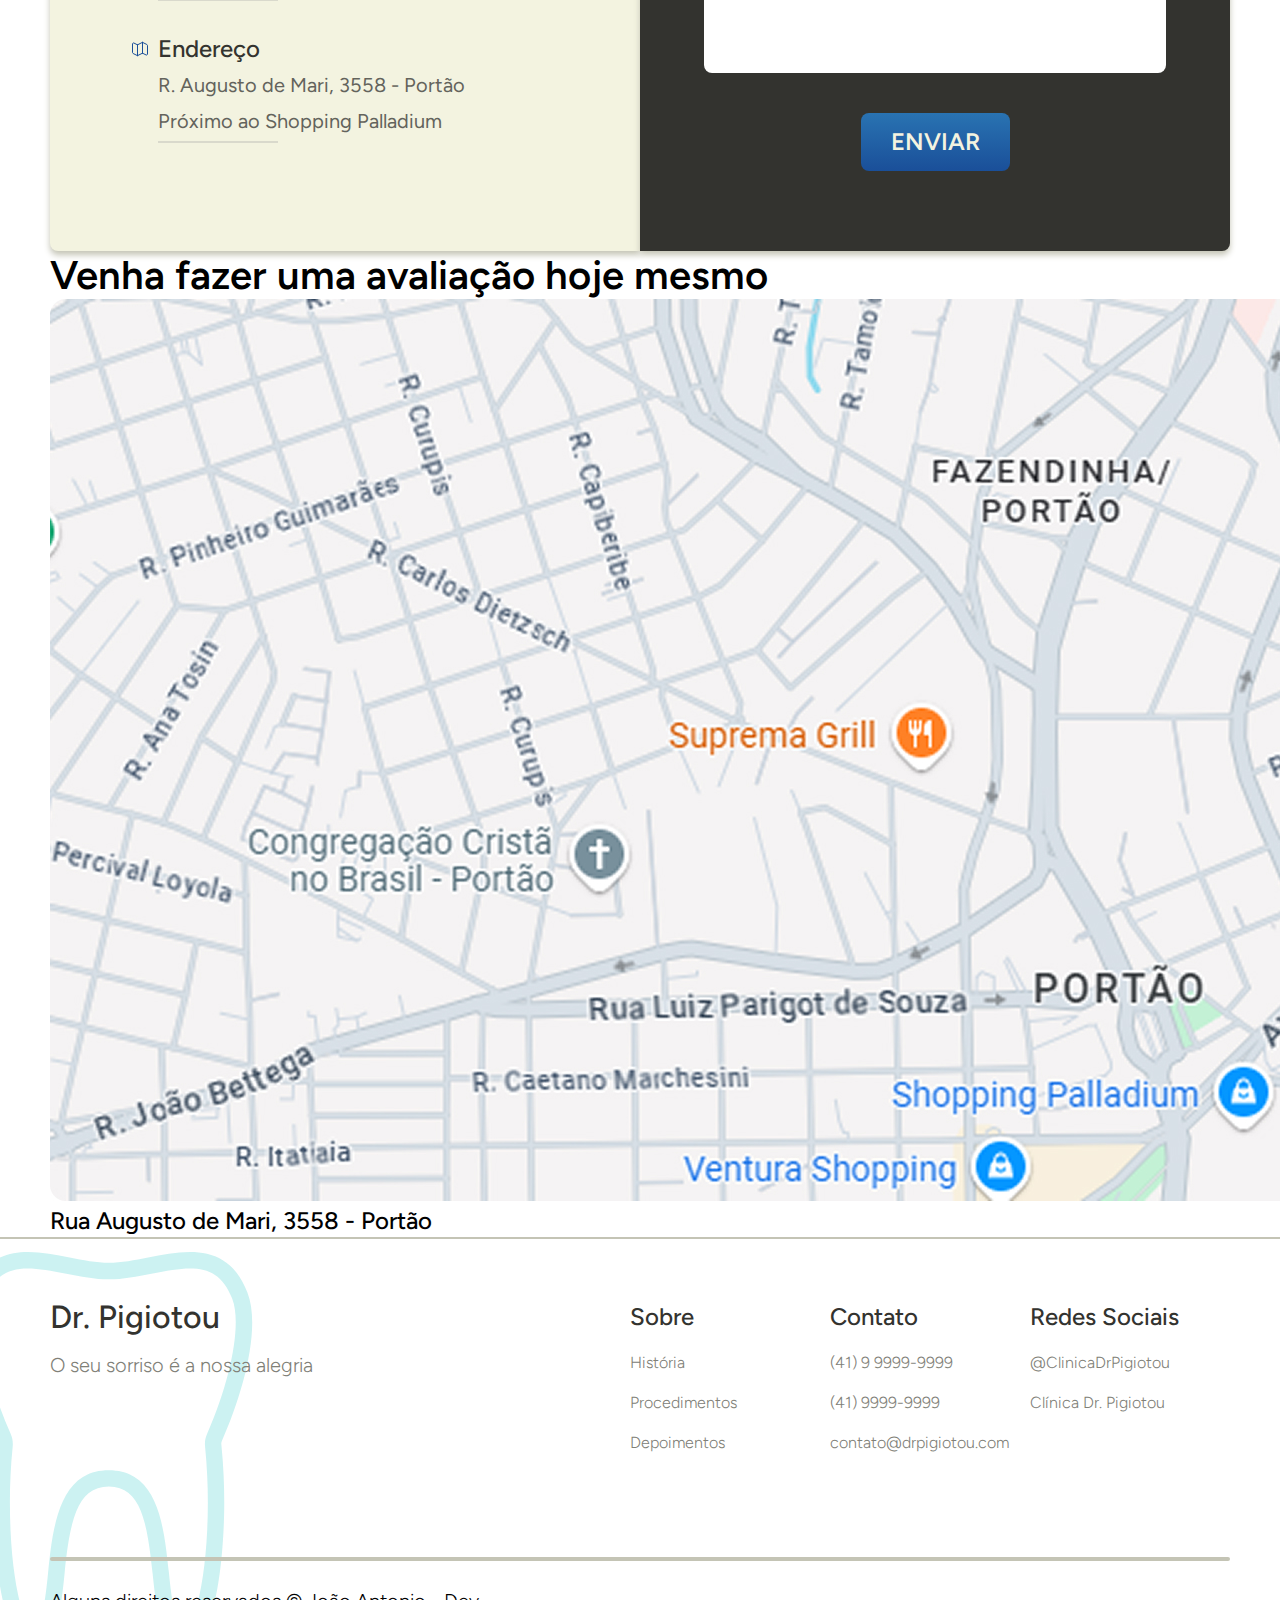
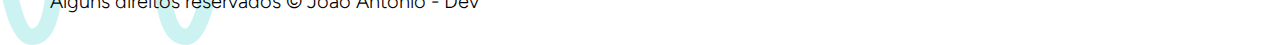
<file: pages/procedimentos.html>
<!DOCTYPE html>
<html lang="pt-br">

<head>
  <meta charset="utf-8">
  <meta name="viewport" content="width=device-width, initial-scale=1.0">
  <link rel="stylesheet" href="../static/css/style.css">
  <link rel="preconnect" href="https://fonts.googleapis.com">
  <link rel="preconnect" href="https://fonts.gstatic.com" crossorigin>
  <link href="https://fonts.googleapis.com/css2?family=Figtree:ital,wght@0,300..900;1,300..900&display=swap" rel="stylesheet">
  <title>Dr. Pigiotou: Procedimentos</title>
</head>

<body>
  <header class="header">
    <nav class="container header-nav">
      <a href="../index.html" class="font-L header-logo">Dr. Pigiotou</a>
      <ul class="header-menu">
        <li><a href="./sobre.html" class="font-M4">Sobre</a></li>
        <li><a href="./depoimentos.html" class="font-M4">Depoimentos</a></li>
        <li><a href="./procedimentos.html" class="font-M4">Procedimentos</a></li>
      </ul>
      <a href="./contato.html" class="font-L header-contato">Contato</a>
    </nav>
  </header>

  <main class="procedimentos">
    <article class="container">
      <h1 class="font-XXL titulo-1">Procedimentos</h1>
    </article>

    <div class="detalhe-container">
      <img src="../static/img/dente-detalhe.svg" alt="" class="detalhe-direita" id="procedimentos01">
    </div>

    <section class="procedimentos-intro container">
      <article class="procedimento-item">
        <img src="../static/img/img-intro-procedimento-01.jpg" class="shadow1" alt="Imagem do procedimento de implantodontia">
        <div class="procedimento-item-textos">
          <h2 class="font-L">Implantodontia</h2>
          <h3 class="font-M3">O que é?</h3>
          <p class="font-S1">A Implantodontia é a especialidade que substitui dentes perdidos utilizando implantes dentários. Pequenos "pinos" de titânio são cirurgicamente inseridos no osso maxilar ou mandibular, funcionando como raízes artificiais. Sobre eles, são fixadas coroas (dentes artificiais) que se parecem e funcionam como dentes naturais.</p>
          <h3 class="font-M3">Para quem é indicado?</h3>
          <p class="font-S1">Para pessoas que perderam um, vários ou até todos os dentes e buscam uma solução fixa, segura e duradoura.</p>
        </div>
      </article>
      <article class="procedimento-item">
        <div class="procedimento-item-textos">
          <h2 class="font-L">Prótese dentária</h2>
          <h3 class="font-M3">O que é?</h3>
          <p class="font-S1">A Prótese Dentária foca na reposição de dentes ausentes e na restauração de dentes danificados, devolvendo a função e a estética. Existem diversos tipos, como próteses totais (dentaduras), próteses parciais removíveis (pontes móveis), próteses fixas (coroas e pontes fixas sobre dentes ou implantes).</p>
          <h3 class="font-M3">Para quem é indicado?</h3>
          <p class="font-S1">Para pacientes com perda parcial ou total de dentes, ou que precisam restaurar dentes muito desgastados ou fraturados.</p>
        </div>

        <img src="../static/img/img-intro-procedimento-02.jpg" class="shadow1" alt="Imagem do procedimento de prótese dentária">
      </article>
      <article class="procedimento-item">
        <img src="../static/img/img-intro-procedimento-03.jpg" class="shadow1" alt="Image do procedimento de Odentopediatria">
        <div class="procedimento-item-textos">
          <h2 class="font-L">Odontopediatria</h2>
          <h3 class="font-M3">O que é?</h3>
          <p class="font-S1">É a área da odontologia dedicada à saúde bucal de bebês, crianças e adolescentes. O foco está na prevenção (cáries, problemas gengivais), no diagnóstico precoce de problemas, no tratamento adequado para cada faixa etária e na orientação sobre higiene e hábitos saudáveis.</p>
          <h3 class="font-M3">Para quem é indicado?</h3>
          <p class="font-S1">Para todos os pacientes desde o nascimento dos primeiros dentes até a adolescência.</p>
        </div>
      </article>
    </section>

    <div class="detalhe-container">
      <img src="../static/img/dente-detalhe.svg" alt="" class="detalhe-esquerda" id="procedimentos02">
    </div>

    <section class="procedimentos-pt2">
      <div class="container">
        <article class="procedimento-pt2-item">
          <h2 class="font-L">Ortodontia</h2>
          <img src="../static/img/img-procedimento-pt2-01.jpg" alt="Foto do procedimento de ortodontia" class="shadow1">
          <p class="font-S1"> A Ortodontia é a especialidade que corrige a posição dos dentes e dos ossos maxilares quando estão desalinhados. Utiliza aparelhos para movimentar os dentes gradualmente para a posição correta.</p>
        </article>
        <article class="procedimento-pt2-item">
          <h2 class="font-L">Lentes de Porcelana</h2>
          <img src="../static/img/img-procedimento-pt2-02.jpg" alt="Foto do procedimento de lentes de porcelana" class="shadow1">
          <p class="font-S1">As lentes de contato dental são finas lâminas de cerâmica feitas sob medida, que são cimentadas na superfície frontal dos dentes. Elas permitem alterar cor, formato e tamanho.</p>
        </article>
        <article class="procedimento-pt2-item">
          <h2 class="font-L">Exodontia</h2>
          <img src="../static/img/img-procedimento-pt2-03.jpg" alt="Foto do procedimento de exodontia" class="shadow1">
          <p class="font-S1">A Exodontia é o procedimento cirúrgico para remover um ou mais dentes. Isso pode ser necessário por diversos motivos, como cáries muito extensas que impossibilitam a restauração.</p>
        </article>
      </div>
    </section>

    <div class="detalhe-container">
      <img src="../static/img/dente-detalhe.svg" alt="" class="detalhe-direita" id="procedimentos03">
    </div>

    <section class="procedimentos-contato container">
      <div class="form-contato">
        <div class="form-contato-text shadow1">
          <h2 class="font-L">Entre em contato</h2>
          <div class="form-contato-itens">
            <div class="form-contato-item one">
              <h3 class="font-M3">Telefone</h3>
              <span class="font-S1">(99) 9 9999-7777</span>
              <span class="font-S1">(99) 9999-7777</span>
            </div>
            <div class="form-contato-item two">
              <h3 class="font-M3">Redes sociais</h3>
              <span class="font-S1">Intagram: @ClicaDrPigiotou</span>
              <span class="font-S1">Facebook: Clínica Dr. Pigiotou</span>
            </div>
            <div class="form-contato-item three">
              <h3 class="font-M3">Horário de funcionamento</h3>
              <span class="font-S1">08:00 às 19:30 (seg - sex)</span>
              <span class="font-S1">08:00 às 12:30 (sáb)</span>
            </div>
            <div class="form-contato-item four">
              <h3 class="font-M3">Endereço</h3>
              <span class="font-S1">R. Augusto de Mari, 3558 - Portão</span>
              <span class="font-S1">Próximo ao Shopping Palladium</span>
            </div>
          </div>
        </div>
        <form class="form-contato-form shadow1">
          <label for="nome" class="font-XM">Nome</label>
          <input type="text" id="nome" name="nome" placeholder="Seu nome aqui" class="font-M3" autocomplete="off">
          <label for="telefone" class="font-XM">Telefone</label>
          <input type="number" id="telefone" name="telefone" placeholder="(99) 9 9999-9999" class="font-M3">
          <label for="mensagem" class="font-XM">Mensagem</label>
          <textarea name="mensagem" id="mensagem" rows="5" placeholder="Implante dentário" class="font-M3"></textarea>
          <button class="btn font-M2" data-btn="5">Enviar</button>
        </form>
      </div>
      <div class="home-contato-informações">
        <h2 class="font-XL">Venha fazer uma avaliação hoje mesmo</h2>
        <img src="../static/img/contato-mapa.jpg" alt="Mapa indicando o endereço">
        <span class="font-M1">Rua Augusto de Mari, 3558 - Portão </span>
      </div>
    </section>

  </main>

  <footer class="footer">
    <div class="footer-conteudo container">
      <img src="../static/img/dente-detalhe.svg" alt="" class="detalhe-esquerda footer01">
      <div>
        <h2 class="font-L">Dr. Pigiotou</h2>
        <p class="font-S2">O seu sorriso é a nossa alegria</p>
      </div>
      <ul class="font-XS footer-listas">

        <ul class="footer-sobre">
          <li class="font-M1">Sobre</li>
          <li><a href="./sobre.html">História</a></li>
          <li><a href="./procedimentos.html">Procedimentos</a></li>
          <li><a href="./depoimentos.html">Depoimentos</a></li>
        </ul>

        <ul class=" footer-contato">
          <li class="font-M1">Contato</li>
          <li><a href="./contato.html">(41) 9 9999-9999</a></li>
          <li><a href="./contato.html">(41) 9999-9999</a></li>
          <li><a href="./contato.html">contato@drpigiotou.com</a></li>
        </ul>

        <ul class=" footer-redes-sociais">
          <li class="font-M1">Redes Sociais</li>
          <li><a href="" id="instagram">@ClinicaDrPigiotou</a></li>
          <li><a href="" id="facebook">Clínica Dr. Pigiotou</a></li>
        </ul>

      </ul>
      <span class="font-S2">Alguns direitos reservados © João Antonio - Dev</span>
    </div>
  </footer>

</body>

</html>
</file>
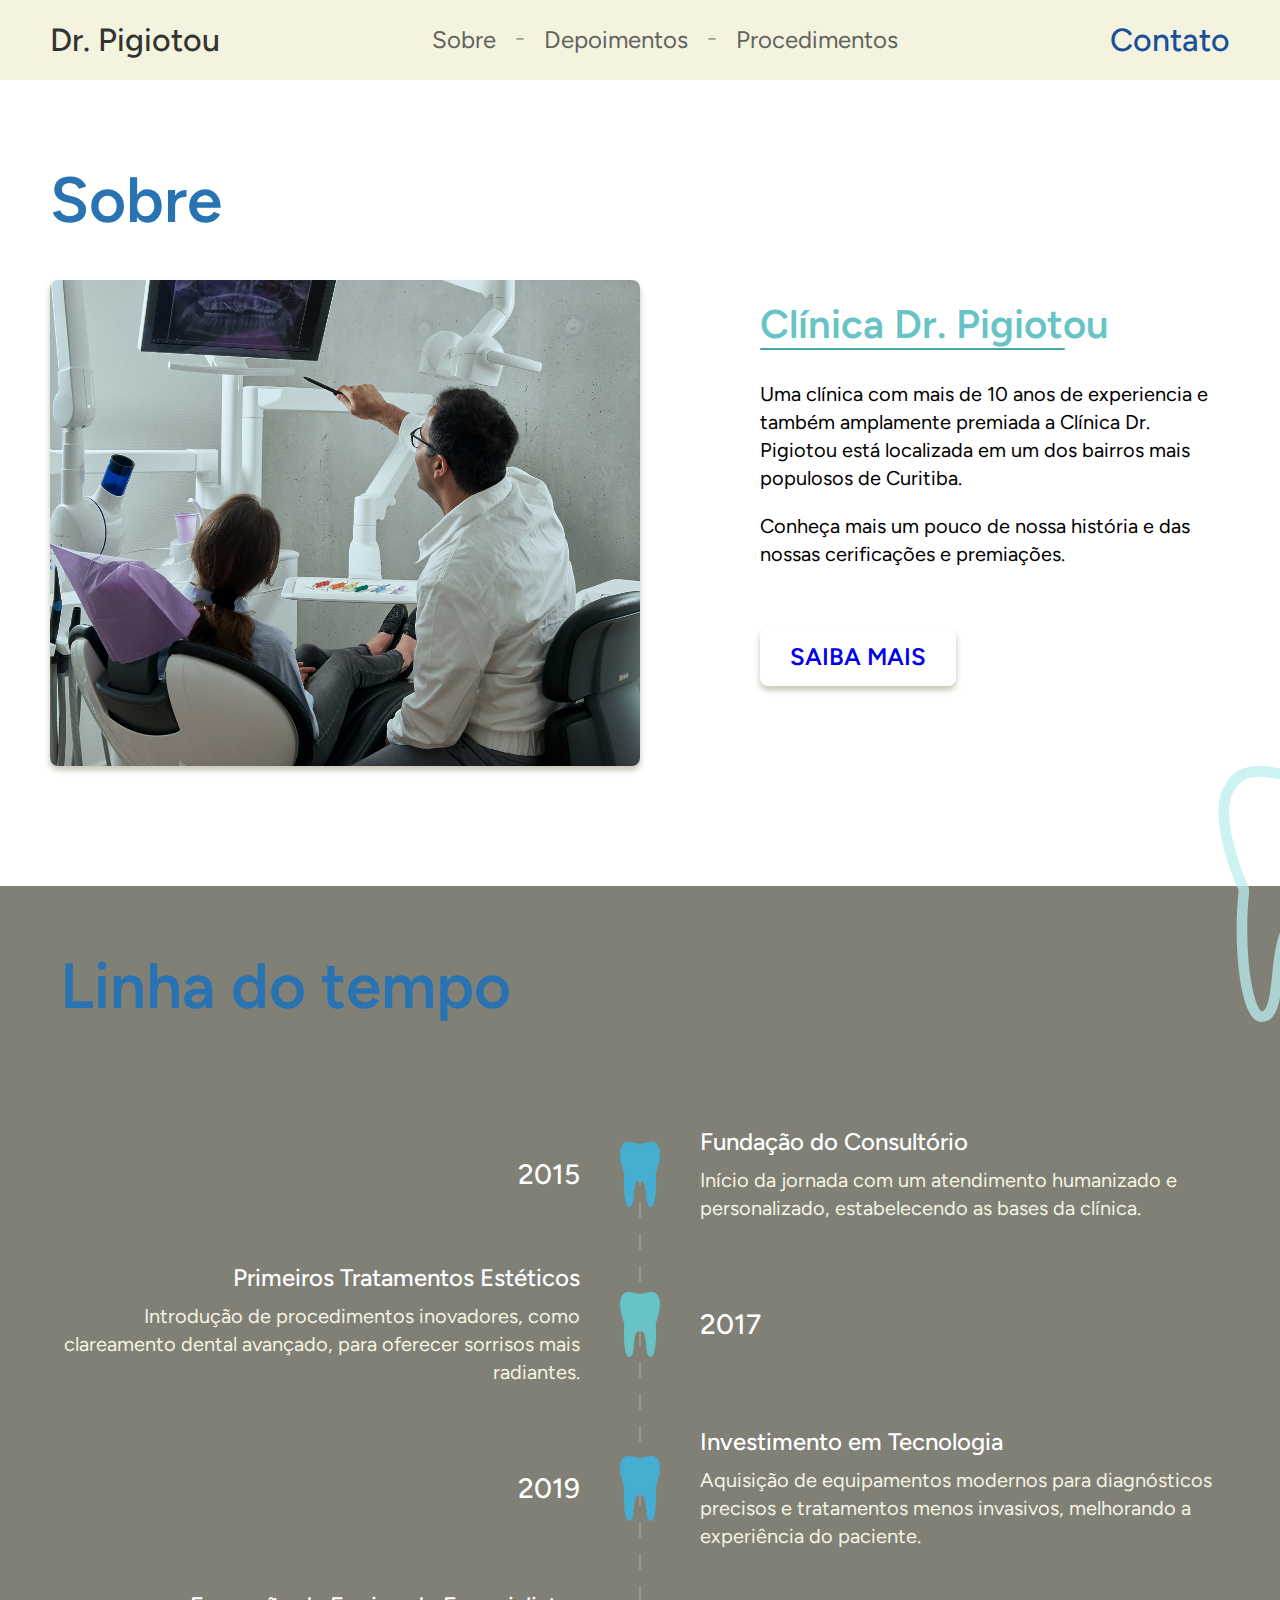
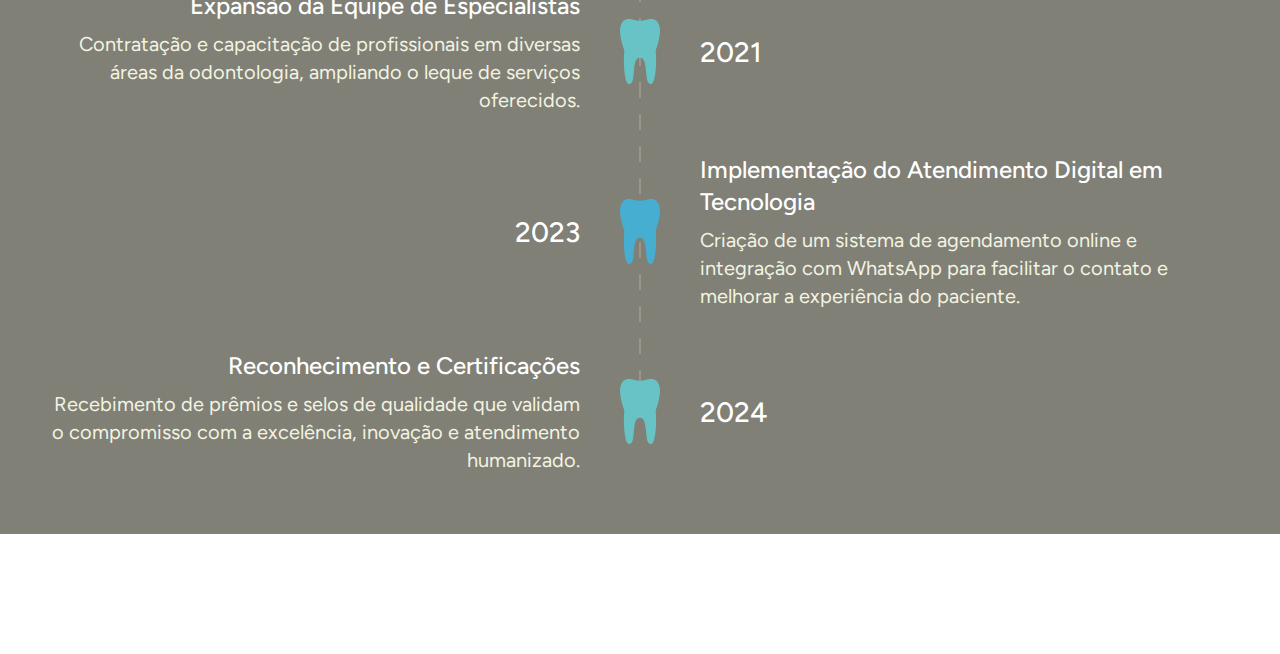
<file: pages/sobre.html>
<!DOCTYPE html>
<html lang="pt-br">

<head>
  <meta charset="utf-8">
  <meta name="viewport" content="width=device-width, initial-scale=1.0">
  <link rel="stylesheet" href="../static/css/style.css">
  <link rel="preconnect" href="https://fonts.googleapis.com">
  <link rel="preconnect" href="https://fonts.gstatic.com" crossorigin>
  <link href="https://fonts.googleapis.com/css2?family=Figtree:ital,wght@0,300..900;1,300..900&display=swap" rel="stylesheet">
  <title>Dr. Pigiotou: Sobre</title>
</head>

<body class="body">

  <header class="header">
    <nav class="container header-nav">
      <a href="../index.html" class="font-L header-logo">Dr. Pigiotou</a>
      <ul class="header-menu">
        <li><a href="./sobre.html" class="font-M4">Sobre</a></li>
        <li><a href="./depoimentos.html" class="font-M4">Depoimentos</a></li>
        <li><a href="./procedimentos.html" class="font-M4">Procedimentos</a></li>
      </ul>
      <a href="./contato.html" class="font-L header-contato">Contato</a>
    </nav>
  </header>

  <main class="sobre">
    <article class="container">
      <h1 class="font-XXL titulo">Sobre</h1>
    </article>

    <section class="sobre-introducao container">
      <img src="../static/img/img-intro-sobre.jpg" alt="Um dentista mostrando um raio-x para uma paciente" class="shadow1">
      <div class="sobre-introducao-text">
        <h2 class="font-XL">Clínica Dr. Pigiotou</h2>
        <p class="font-S1">Uma clínica com mais de 10 anos de experiencia e também amplamente premiada a Clínica Dr. Pigiotou está localizada em um dos bairros mais populosos de Curitiba. </p>
        <p class="font-S1">Conheça mais um pouco de nossa história e das nossas cerificações e premiações.</p>
        <a href="./" class="font-M2 btn shadow1" data-btn="6">Saiba Mais</a>
      </div>

    </section>

    <img src="../static/img/dente-detalhe.svg" alt="" class="detalhe-direita">

    <section class="sobre-linha-do-tempo">
      <article class="container linha-do-tempo-titulo">
        <h1 class="font-XXL titulo">Linha do tempo</h1>
      </article>
      <div class="container linha-do-tempo-conteudo">
        <article class="linha-do-tempo-item">
          <span class="font-XM">2015</span>
          <img src="../static/img/dente-preenchido-p1.svg" alt="">
          <div>
            <h3 class="font-M1">Fundação do Consultório</h3>
            <p class="font-S1">Início da jornada com um atendimento humanizado e personalizado, estabelecendo as bases da clínica.</p>
          </div>
        </article>
        <article class="linha-do-tempo-item">
          <div>
            <h3 class="font-M1">Primeiros Tratamentos Estéticos</h3>
            <p class="font-S1">Introdução de procedimentos inovadores, como clareamento dental avançado, para oferecer sorrisos mais radiantes.</p>
          </div>
          <img src="../static/img/dente-preenchido-s1.svg" alt="">
          <span class="font-XM">2017</span>
        </article>
        <article class="linha-do-tempo-item">
          <span class="font-XM">2019</span>
          <img src="../static/img/dente-preenchido-p1.svg" alt="">
          <div>
            <h3 class="font-M1">Investimento em Tecnologia</h3>
            <p class="font-S1">Aquisição de equipamentos modernos para diagnósticos precisos e tratamentos menos invasivos, melhorando a experiência do paciente.</p>
          </div>
        </article>
        <article class="linha-do-tempo-item">
          <div>
            <h3 class="font-M1">Expansão da Equipe de Especialistas</h3>
            <p class="font-S1">Contratação e capacitação de profissionais em diversas áreas da odontologia, ampliando o leque de serviços oferecidos.</p>
          </div>
          <img src="../static/img/dente-preenchido-s1.svg" alt="">

          <span class="font-XM">2021</span>
        </article>
        <article class="linha-do-tempo-item">
          <span class="font-XM">2023</span>
          <img src="../static/img/dente-preenchido-p1.svg" alt="">

          <div>
            <h3 class="font-M1">Implementação do Atendimento Digital em Tecnologia</h3>
            <p class="font-S1">Criação de um sistema de agendamento online e integração com WhatsApp para facilitar o contato e melhorar a experiência do paciente.</p>
          </div>
        </article>
        <article class="linha-do-tempo-item">
          <div>
            <h3 class="font-M1">Reconhecimento e Certificações</h3>
            <p class="font-S1">Recebimento de prêmios e selos de qualidade que validam o compromisso com a excelência, inovação e atendimento humanizado.</p>
          </div>
          <img src="../static/img/dente-preenchido-s1.svg" alt="">
          <span class="font-XM">2024</span>
        </article>
      </div>
    </section>

  </main>

</body>

</html>
</file>
<file: static/css/style.css>
@import "./global.css";
@import "./header.css";
@import "./btn.css";
@import "./detalhe-dente.css";
@import "./titulos.css";
@import "./form.css";
@import "./footer.css";
@import "./index.css";
@import "./sobre.css";
@import "./depoimentos.css";
</file>
